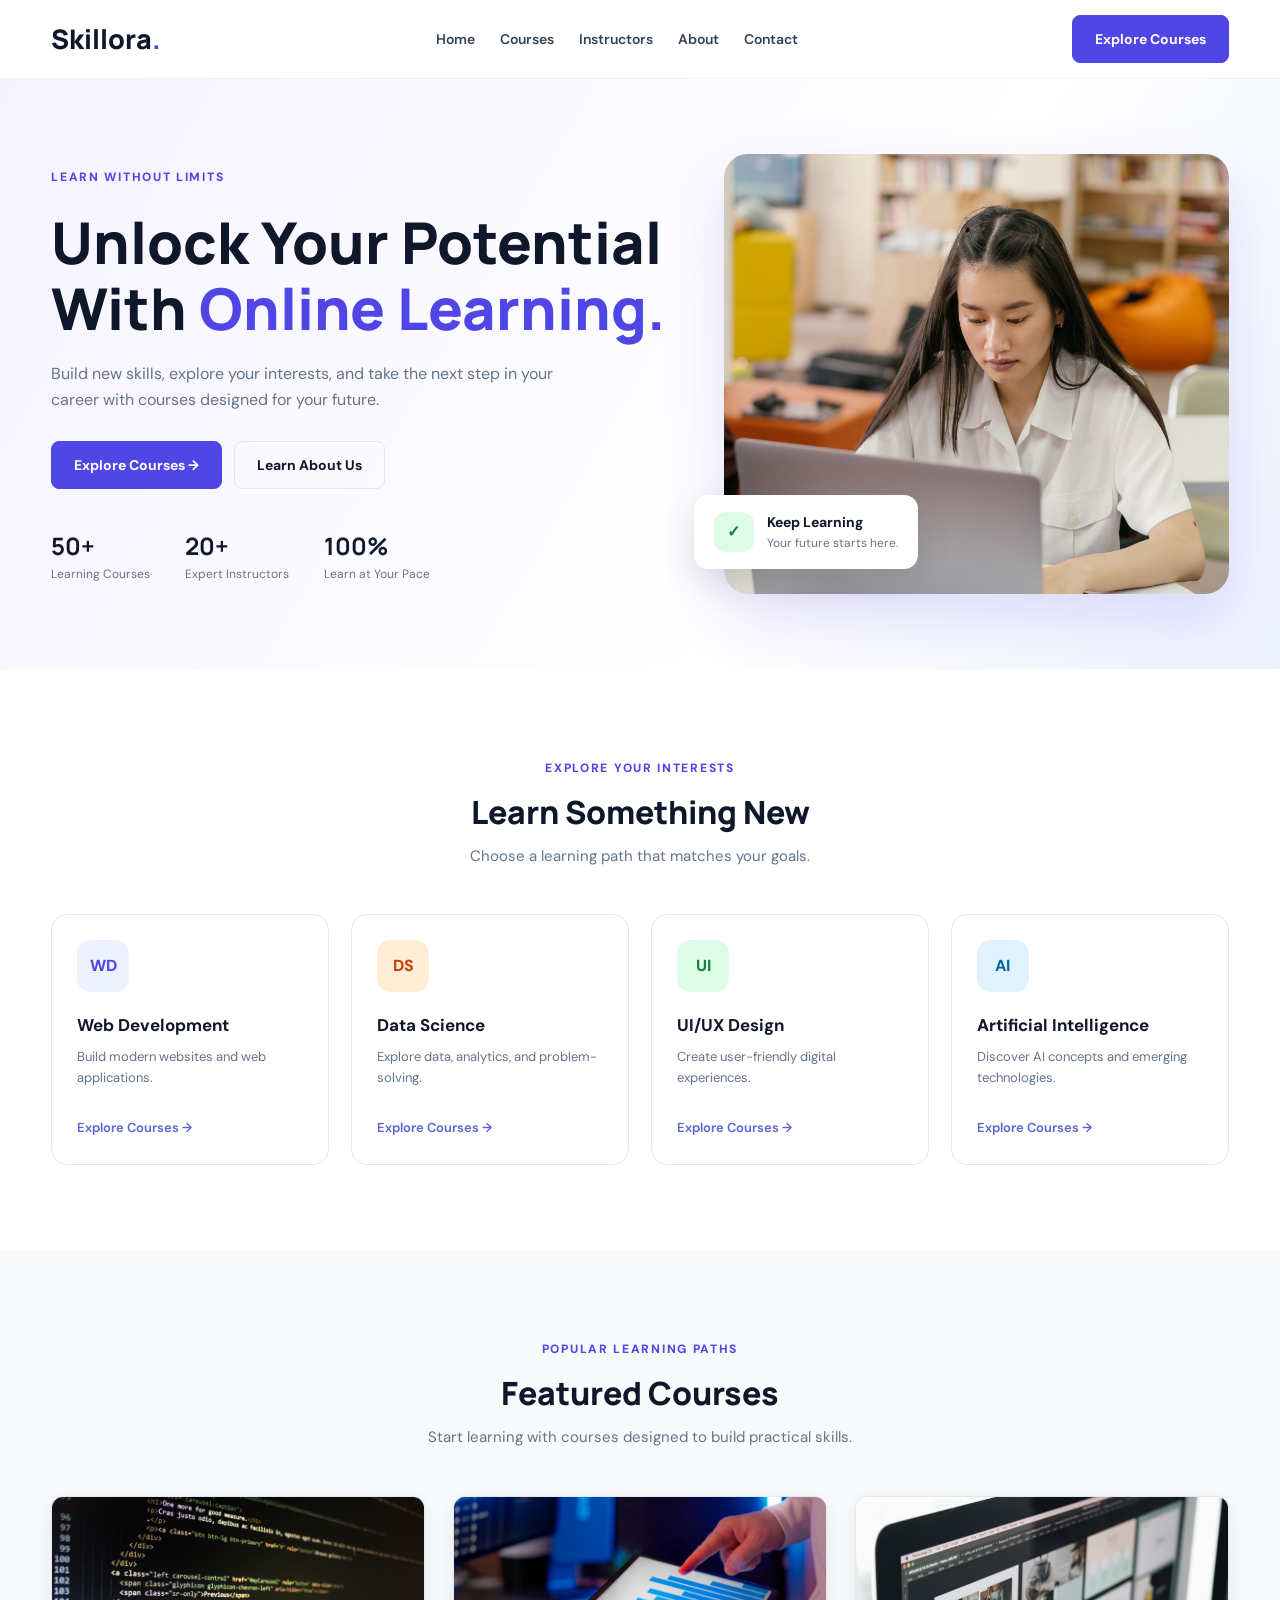
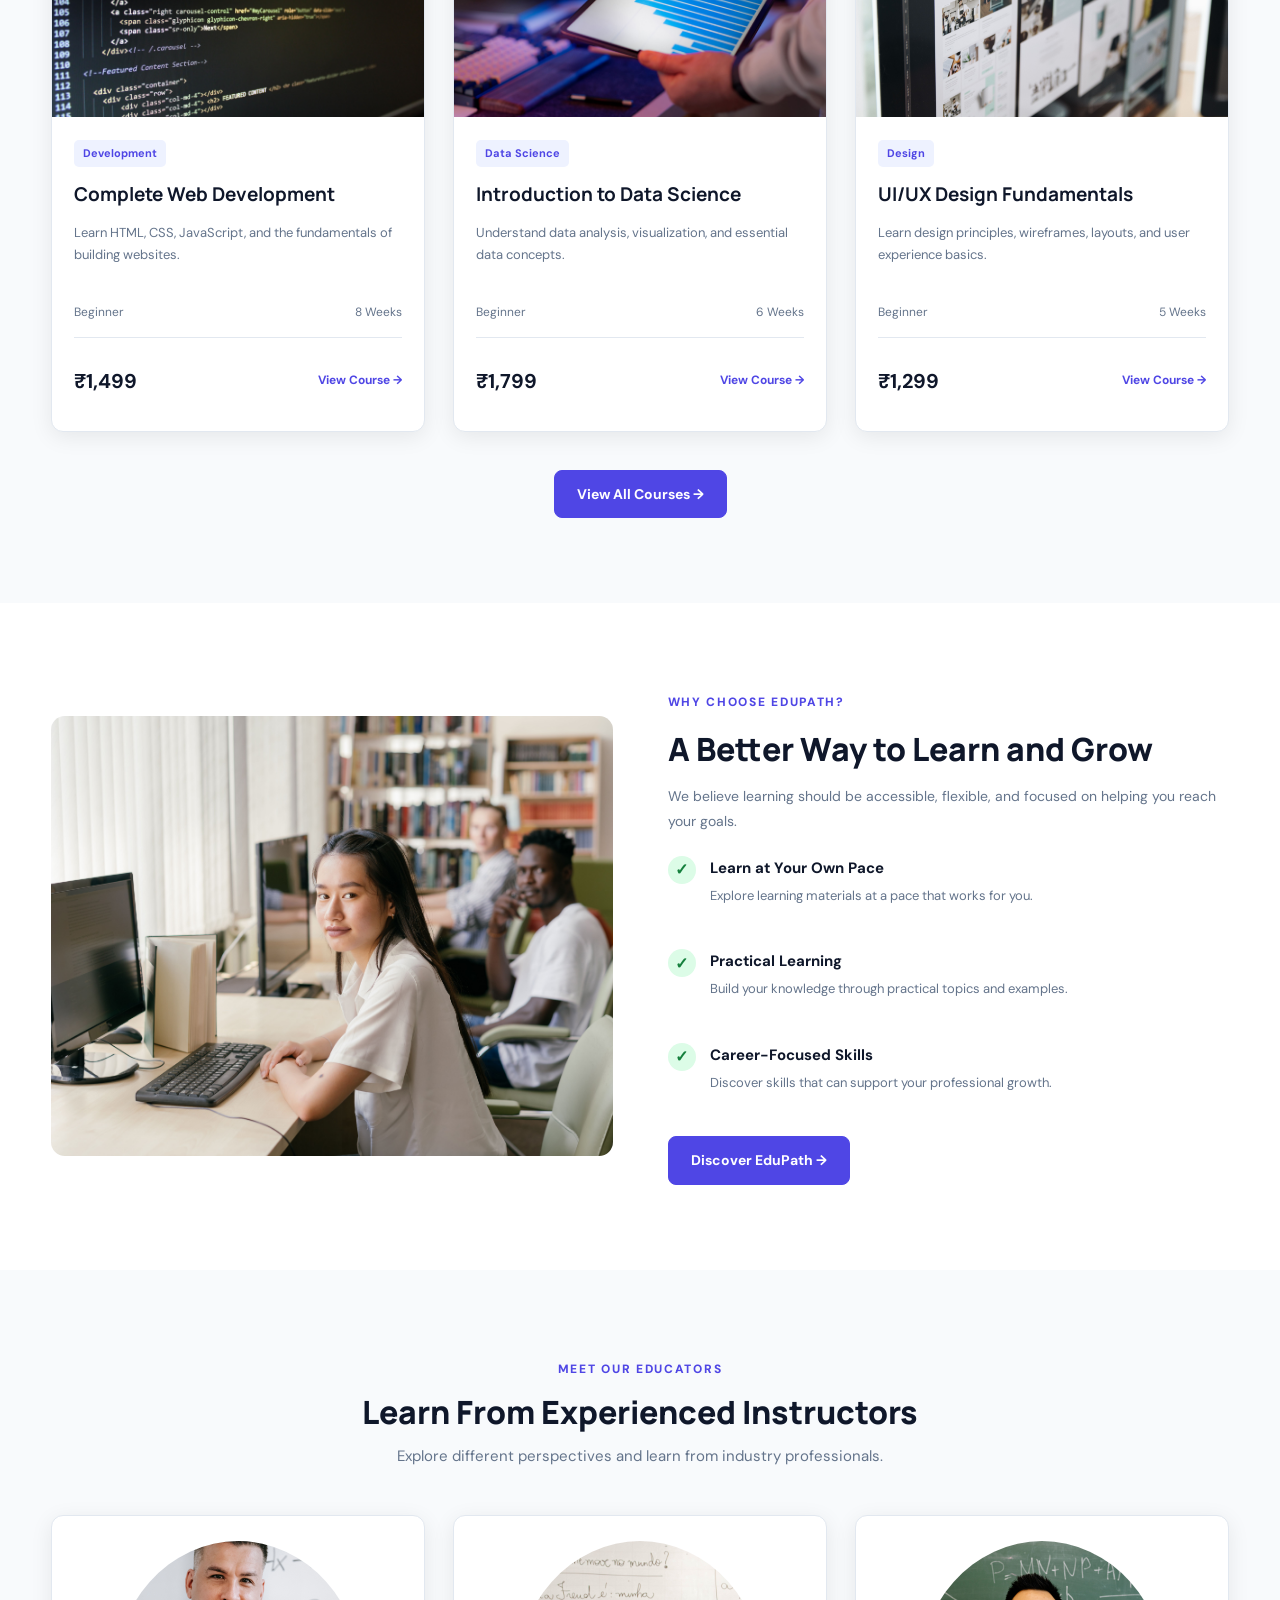
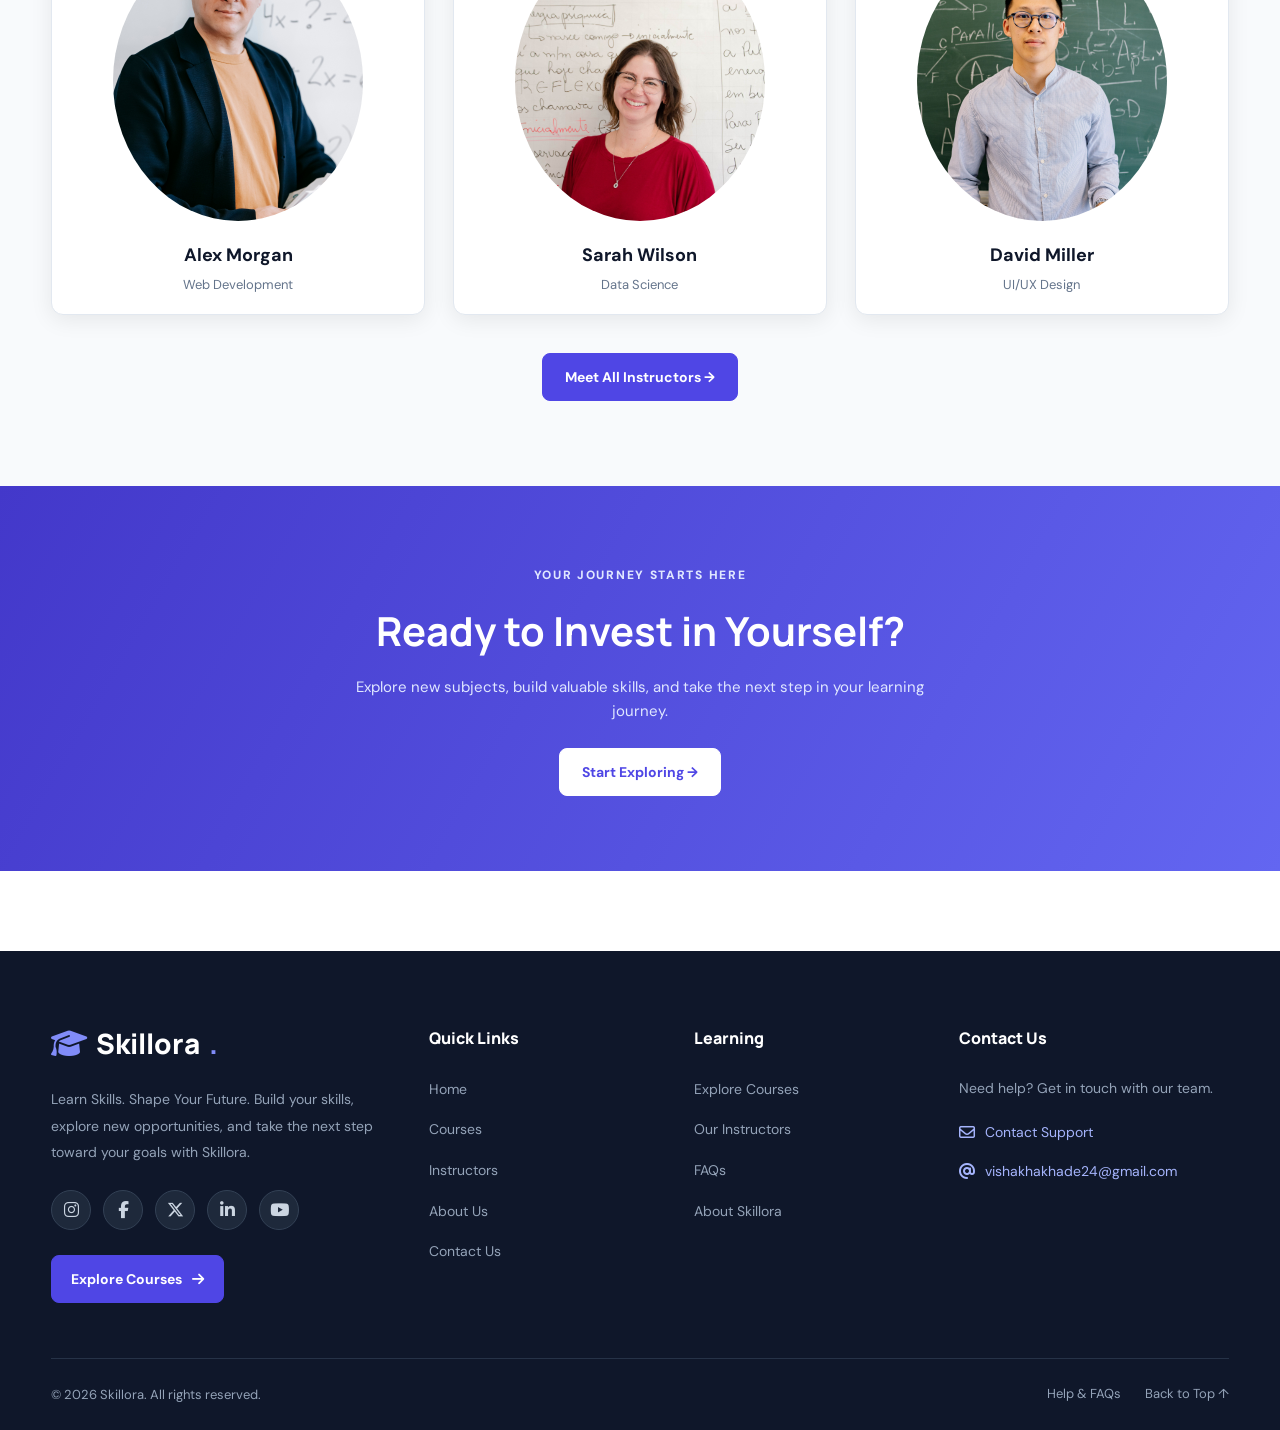
<file: index.html>
<!doctype html>
<html lang="en">
  <head>
    <meta charset="UTF-8" />
    <meta name="viewport" content="width=device-width, initial-scale=1.0" />

    <title>EduPath | Learn Today, Lead Tomorrow</title>

    <link rel="stylesheet" href="./style.css" />
    <link
      rel="stylesheet"
      href="https://cdnjs.cloudflare.com/ajax/libs/font-awesome/6.7.2/css/all.min.css"
    />
  </head>
  <body>
    <!-- Navbar -->

    <header class="navbar">
      <div class="nav-container">
        <a href="../index.html" class="logo"> Skillora<span>.</span> </a>

        <nav>
          <ul class="nav-links">
            <li><a href="../index.html">Home</a></li>

            <li><a href="./pages/courses.html">Courses</a></li>

            <li><a href="./pages/instructors.html">Instructors</a></li>

            <li><a href="./pages/about.html">About</a></li>

            <li><a href="./pages/contact.html">Contact</a></li>
          </ul>
        </nav>

        <a href="./pages/courses.html" class="btn-primary"> Explore Courses </a>
      </div>
    </header>

    <!-- Hero Section -->
    <section class="hero">
      <div class="container hero-content">
        <div class="hero-text">
          <span class="hero-label">LEARN WITHOUT LIMITS</span>

          <h1>
            Unlock Your Potential With
            <span>Online Learning.</span>
          </h1>

          <p>
            Build new skills, explore your interests, and take the next step in
            your career with courses designed for your future.
          </p>

          <div class="hero-buttons">
            <a href="./pages/courses.html" class="btn">Explore Courses →</a>
            <a href="./pages/about.html" class="btn btn-outline"
              >Learn About Us</a
            >
          </div>

          <div class="hero-stats">
            <div>
              <h3>50+</h3>
              <p>Learning Courses</p>
            </div>

            <div>
              <h3>20+</h3>
              <p>Expert Instructors</p>
            </div>

            <div>
              <h3>100%</h3>
              <p>Learn at Your Pace</p>
            </div>
          </div>
        </div>

        <div class="hero-image">
          <img
            src="assets/hero.jpg"
            alt="Student learning online with a laptop"
          />

          <div class="floating-card">
            <span class="floating-icon">✓</span>
            <div>
              <h4>Keep Learning</h4>
              <p>Your future starts here.</p>
            </div>
          </div>
        </div>
      </div>
    </section>

    <!-- Categories -->
    <section class="section">
      <div class="container">
        <div class="section-heading">
          <span class="section-label">EXPLORE YOUR INTERESTS</span>
          <h2>Learn Something New</h2>
          <p>Choose a learning path that matches your goals.</p>
        </div>

        <div class="category-grid">
          <a href="./pages/courses.html" class="category-card">
            <div class="category-icon purple">WD</div>
            <h3>Web Development</h3>
            <p>Build modern websites and web applications.</p>
            <span class="text-link">Explore Courses →</span>
          </a>

          <a href="./pages/courses.html" class="category-card">
            <div class="category-icon orange">DS</div>
            <h3>Data Science</h3>
            <p>Explore data, analytics, and problem-solving.</p>
            <span class="text-link">Explore Courses →</span>
          </a>

          <a href="./pages/courses.html" class="category-card">
            <div class="category-icon green">UI</div>
            <h3>UI/UX Design</h3>
            <p>Create user-friendly digital experiences.</p>
            <span class="text-link">Explore Courses →</span>
          </a>

          <a href="./pages/courses.html" class="category-card">
            <div class="category-icon blue">AI</div>
            <h3>Artificial Intelligence</h3>
            <p>Discover AI concepts and emerging technologies.</p>
            <span class="text-link">Explore Courses →</span>
          </a>
        </div>
      </div>
    </section>

    <!-- Featured Courses -->
    <section class="section light-bg">
      <div class="container">
        <div class="section-heading">
          <span class="section-label">POPULAR LEARNING PATHS</span>
          <h2>Featured Courses</h2>
          <p>Start learning with courses designed to build practical skills.</p>
        </div>

        <div class="course-grid">
          <article class="course-card">
            <img src="assets/webdev.jpg" alt="Web development workspace" />

            <div class="course-content">
              <span class="course-tag">Development</span>

              <h3>Complete Web Development</h3>

              <p>
                Learn HTML, CSS, JavaScript, and the fundamentals of building
                websites.
              </p>

              <div class="course-meta">
                <span>Beginner</span>
                <span>8 Weeks</span>
              </div>

              <div class="course-bottom">
                <h3>₹1,499</h3>
                <a href="./pages/courses.html">View Course →</a>
              </div>
            </div>
          </article>

          <article class="course-card">
            <img
              src="assets/data-science.jpg"
              alt="Data science and analytics"
            />

            <div class="course-content">
              <span class="course-tag">Data Science</span>

              <h3>Introduction to Data Science</h3>

              <p>
                Understand data analysis, visualization, and essential data
                concepts.
              </p>

              <div class="course-meta">
                <span>Beginner</span>
                <span>6 Weeks</span>
              </div>

              <div class="course-bottom">
                <h3>₹1,799</h3>
                <a href="./pages/courses.html">View Course →</a>
              </div>
            </div>
          </article>

          <article class="course-card">
            <img src="assets/ui-ux.jpg" alt="UI UX design on a computer" />

            <div class="course-content">
              <span class="course-tag">Design</span>

              <h3>UI/UX Design Fundamentals</h3>

              <p>
                Learn design principles, wireframes, layouts, and user
                experience basics.
              </p>

              <div class="course-meta">
                <span>Beginner</span>
                <span>5 Weeks</span>
              </div>

              <div class="course-bottom">
                <h3>₹1,299</h3>
                <a href="./pages/courses.html">View Course →</a>
              </div>
            </div>
          </article>
        </div>

        <div class="center-button">
          <a href="./pages/courses.html" class="btn">View All Courses →</a>
        </div>
      </div>
    </section>

    <!-- Why Choose Us -->
    <section class="section">
      <div class="container">
        <div class="about-grid">
          <div class="about-image">
            <img
              src="assets/student-learning.jpg"
              alt="Student studying using a laptop"
            />
          </div>

          <div class="about-content">
            <span class="section-label">WHY CHOOSE EDUPATH?</span>

            <h2>A Better Way to Learn and Grow</h2>

            <p>
              We believe learning should be accessible, flexible, and focused on
              helping you reach your goals.
            </p>

            <div class="benefit">
              <span class="benefit-check">✓</span>
              <div>
                <h3>Learn at Your Own Pace</h3>
                <p>Explore learning materials at a pace that works for you.</p>
              </div>
            </div>

            <div class="benefit">
              <span class="benefit-check">✓</span>
              <div>
                <h3>Practical Learning</h3>
                <p>
                  Build your knowledge through practical topics and examples.
                </p>
              </div>
            </div>

            <div class="benefit">
              <span class="benefit-check">✓</span>
              <div>
                <h3>Career-Focused Skills</h3>
                <p>
                  Discover skills that can support your professional growth.
                </p>
              </div>
            </div>

            <a href="./pages/about.html" class="btn">Discover EduPath →</a>
          </div>
        </div>
      </div>
    </section>

    <!-- Instructors -->
    <section class="section light-bg">
      <div class="container">
        <div class="section-heading">
          <span class="section-label">MEET OUR EDUCATORS</span>
          <h2>Learn From Experienced Instructors</h2>
          <p>
            Explore different perspectives and learn from industry
            professionals.
          </p>
        </div>

        <div class="instructor-grid">
          <div class="instructor-card">
            <img
              src="assets/instructor1.jpg"
              alt="Web development instructor"
            />
            <h3>Alex Morgan</h3>
            <p>Web Development</p>
          </div>

          <div class="instructor-card">
            <img src="assets/instructor2.jpg" alt="Data science instructor" />
            <h3>Sarah Wilson</h3>
            <p>Data Science</p>
          </div>

          <div class="instructor-card">
            <img
              src="assets/instructor3.jpg"
              alt="UI UX design instructor"
              style="margin: 0 auto 20px"
            />
            <h3>David Miller</h3>
            <p>UI/UX Design</p>
          </div>
        </div>

        <div class="center-button">
          <a href="./pages/instructors.html" class="btn"
            >Meet All Instructors →</a
          >
        </div>
      </div>
    </section>

    <!-- CTA -->
    <section class="cta-section">
      <div class="container">
        <span class="section-label">YOUR JOURNEY STARTS HERE</span>

        <h2>Ready to Invest in Yourself?</h2>

        <p>
          Explore new subjects, build valuable skills, and take the next step in
          your learning journey.
        </p>

        <a href="./pages/courses.html" class="btn btn-light">
          Start Exploring →
        </a>
      </div>
    </section>

    <!-- Footer -->
    <footer class="site-footer" id="site-footer">
      <div class="footer-container">
        <!-- Brand and Social Media -->
        <div class="footer-brand">
          <a href="./index.html" class="footer-logo">
            <i class="fa-solid fa-graduation-cap"></i>
            Skillora<span>.</span>
          </a>

          <p class="footer-description">
            Learn Skills. Shape Your Future. Build your skills, explore new
            opportunities, and take the next step toward your goals with
            Skillora.
          </p>

          <div class="footer-socials">
            <a
              href="https://www.instagram.com/"
              target="_blank"
              rel="noopener noreferrer"
              aria-label="Instagram"
            >
              <i class="fa-brands fa-instagram"></i>
            </a>

            <a
              href="https://www.facebook.com/"
              target="_blank"
              rel="noopener noreferrer"
              aria-label="Facebook"
            >
              <i class="fa-brands fa-facebook-f"></i>
            </a>

            <a
              href="https://x.com/"
              target="_blank"
              rel="noopener noreferrer"
              aria-label="X"
            >
              <i class="fa-brands fa-x-twitter"></i>
            </a>

            <a
              href="https://www.linkedin.com/"
              target="_blank"
              rel="noopener noreferrer"
              aria-label="LinkedIn"
            >
              <i class="fa-brands fa-linkedin-in"></i>
            </a>

            <a
              href="https://www.youtube.com/"
              target="_blank"
              rel="noopener noreferrer"
              aria-label="YouTube"
            >
              <i class="fa-brands fa-youtube"></i>
            </a>
          </div>

          <a href="./pages/courses.html" class="footer-cta">
            Explore Courses <i class="fa-solid fa-arrow-right"></i>
          </a>
        </div>

        <!-- Quick Links -->
        <div class="footer-column">
          <h3>Quick Links</h3>

          <ul>
            <li><a href="./index.html">Home</a></li>
            <li><a href="./pages/courses.html">Courses</a></li>
            <li><a href="./pages/instructors.html">Instructors</a></li>
            <li><a href="./pages/about.html">About Us</a></li>
            <li><a href="./pages/contact.html">Contact Us</a></li>
          </ul>
        </div>

        <!-- Learning -->
        <div class="footer-column">
          <h3>Learning</h3>

          <ul>
            <li><a href="./pages/courses.html">Explore Courses</a></li>
            <li><a href="./pages/instructors.html">Our Instructors</a></li>
            <li><a href="./pages/faq.html">FAQs</a></li>
            <li><a href="./pages/about.html">About Skillora</a></li>
          </ul>
        </div>

        <!-- Contact -->
        <div class="footer-column footer-contact">
          <h3>Contact Us</h3>

          <p>Need help? Get in touch with our team.</p>

          <a href="./pages/contact.html" class="footer-contact-link">
            <i class="fa-regular fa-envelope"></i>
            Contact Support
          </a>

          <!-- Replace with your real email -->
          <a href="mailto:vishakhakhade24@gmail.com" class="footer-email">
            <i class="fa-solid fa-at"></i>
            vishakhakhade24@gmail.com
          </a>
        </div>
      </div>

      <!-- Bottom Footer -->
      <div class="footer-bottom">
        <p>&copy; 2026 Skillora. All rights reserved.</p>

        <div class="footer-bottom-links">
          <a href="./pages/faq.html">Help & FAQs</a>
          <a href="#top">Back to Top ↑</a>
        </div>
      </div>
    </footer>
  </body>
</html>
</file>
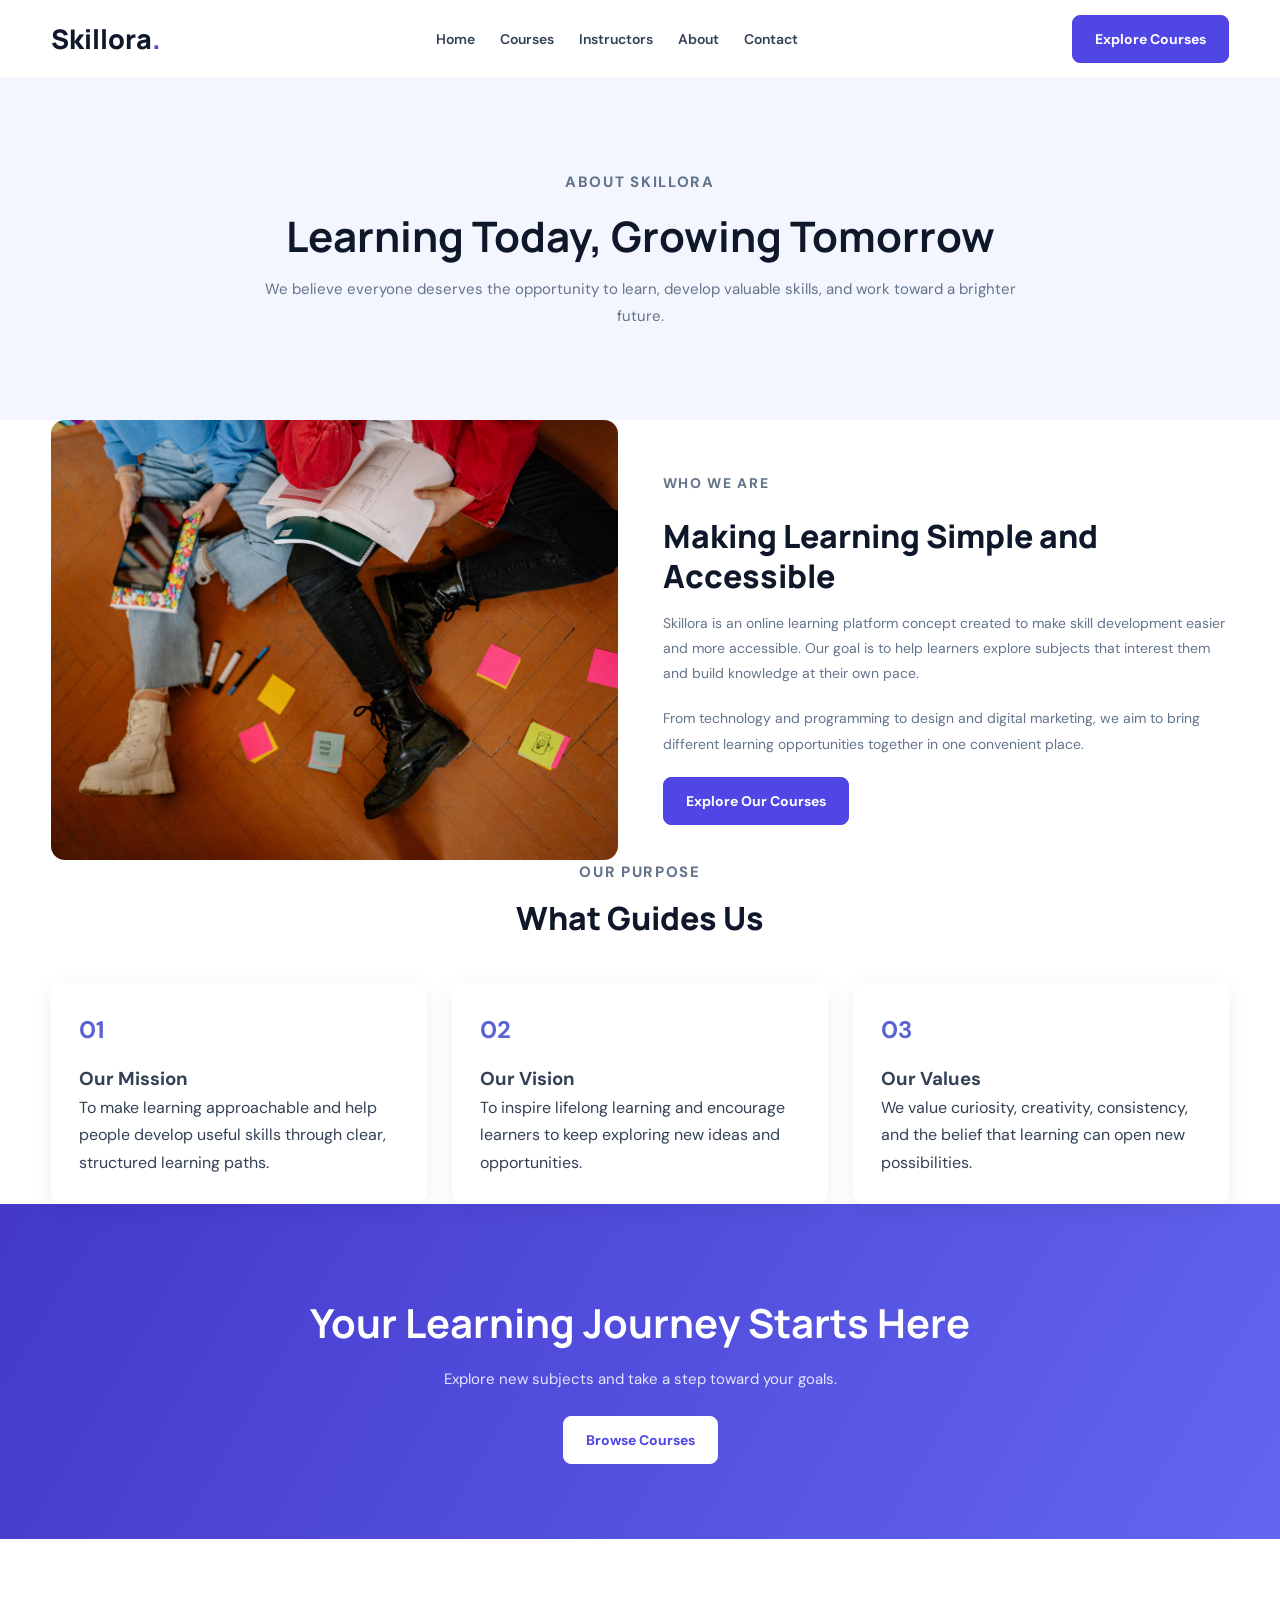
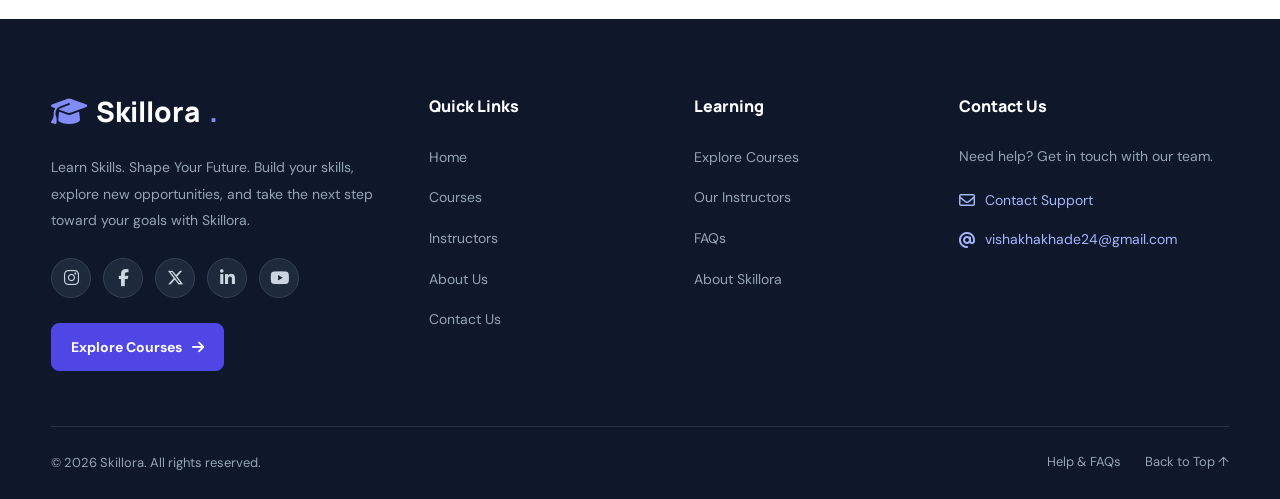
<file: pages/about.html>
<!doctype html>
<html lang="en">
  <head>
    <meta charset="UTF-8" />
    <meta name="viewport" content="width=device-width, initial-scale=1.0" />
    <title>About Us | Skillora</title>
    <link rel="stylesheet" href="../style.css" />
    <link
      rel="stylesheet"
      href="https://cdnjs.cloudflare.com/ajax/libs/font-awesome/6.7.2/css/all.min.css"
    />
  </head>
  <body>
   <header class="navbar">
      <div class="nav-container">
        <a href="../index.html" class="logo"> Skillora<span>.</span> </a>

        <nav>
          <ul class="nav-links">
            <li><a href="../index.html">Home</a> </li>

            <li><a href="./courses.html">Courses</a> </li>

            <li><a href="./instructors.html">Instructors</a></li>

            <li><a href="./about.html">About</a></li>

            <li><a href="./contact.html">Contact</a></li>
          </ul>
        </nav>

        <a href="./courses.html" class="btn-primary"> Explore Courses </a>
      </div>
    </header>
    <!-- Hero -->
    <section class="page-hero">
      <div class="container">
        <p class="section-label">ABOUT SKILLORA</p>
        <h1>Learning Today, Growing Tomorrow</h1>
        <p>
          We believe everyone deserves the opportunity to learn, develop
          valuable skills, and work toward a brighter future.
        </p>
      </div>
    </section>

    <!-- About Content -->
    <section class="about-section section-padding">
      <div class="container about-container">
        <div class="about-image">
          <img src="../assets/studing.jpg" alt="Students learning new skills" />
        </div>

        <div class="about-content">
          <p class="section-label">WHO WE ARE</p>
          <h2>Making Learning Simple and Accessible</h2>

          <p>
            Skillora is an online learning platform concept created to make
            skill development easier and more accessible. Our goal is to help
            learners explore subjects that interest them and build knowledge at
            their own pace.
          </p>

          <p>
            From technology and programming to design and digital marketing, we
            aim to bring different learning opportunities together in one
            convenient place.
          </p>

          <a href="courses.html" class="btn btn-primary">
            Explore Our Courses
          </a>
        </div>
      </div>
    </section>

    <!-- Mission and Vision -->
    <section class="features-section section-padding">
      <div class="container">
        <div class="section-heading">
          <p class="section-label">OUR PURPOSE</p>
          <h2>What Guides Us</h2>
        </div>

        <div class="features-grid">
          <div class="feature-card">
            <div class="feature-icon">01</div>
            <h3>Our Mission</h3>
            <p>
              To make learning approachable and help people develop useful
              skills through clear, structured learning paths.
            </p>
          </div>

          <div class="feature-card">
            <div class="feature-icon">02</div>
            <h3>Our Vision</h3>
            <p>
              To inspire lifelong learning and encourage learners to keep
              exploring new ideas and opportunities.
            </p>
          </div>

          <div class="feature-card">
            <div class="feature-icon">03</div>
            <h3>Our Values</h3>
            <p>
              We value curiosity, creativity, consistency, and the belief that
              learning can open new possibilities.
            </p>
          </div>
        </div>
      </div>
    </section>

    <!-- CTA -->
    <section class="cta-section">
      <div class="container">
        <h2>Your Learning Journey Starts Here</h2>
        <p>Explore new subjects and take a step toward your goals.</p>
        <a href="courses.html" class="btn btn-light">Browse Courses</a>
      </div>
    </section>

    <footer class="site-footer" id="site-footer">
      <div class="footer-container">
        <!-- Brand and Social Media -->
        <div class="footer-brand">
          <a href="../index.html" class="footer-logo">
            <i class="fa-solid fa-graduation-cap"></i>
            Skillora<span>.</span>
          </a>

          <p class="footer-description">
            Learn Skills. Shape Your Future. Build your skills, explore new
            opportunities, and take the next step toward your goals with
            Skillora.
          </p>

          <div class="footer-socials">
            <a
              href="https://www.instagram.com/"
              target="_blank"
              rel="noopener noreferrer"
              aria-label="Instagram"
            >
              <i class="fa-brands fa-instagram"></i>
            </a>

            <a
              href="https://www.facebook.com/"
              target="_blank"
              rel="noopener noreferrer"
              aria-label="Facebook"
            >
              <i class="fa-brands fa-facebook-f"></i>
            </a>

            <a
              href="https://x.com/"
              target="_blank"
              rel="noopener noreferrer"
              aria-label="X"
            >
              <i class="fa-brands fa-x-twitter"></i>
            </a>

            <a
              href="https://www.linkedin.com/"
              target="_blank"
              rel="noopener noreferrer"
              aria-label="LinkedIn"
            >
              <i class="fa-brands fa-linkedin-in"></i>
            </a>

            <a
              href="https://www.youtube.com/"
              target="_blank"
              rel="noopener noreferrer"
              aria-label="YouTube"
            >
              <i class="fa-brands fa-youtube"></i>
            </a>
          </div>

          <a href="courses.html" class="footer-cta">
            Explore Courses <i class="fa-solid fa-arrow-right"></i>
          </a>
        </div>

        <!-- Quick Links -->
        <div class="footer-column">
          <h3>Quick Links</h3>

          <ul>
            <li><a href="../index.html">Home</a></li>
            <li><a href="courses.html">Courses</a></li>
            <li><a href="instructors.html">Instructors</a></li>
            <li><a href="about.html">About Us</a></li>
            <li><a href="contact.html">Contact Us</a></li>
          </ul>
        </div>

        <!-- Learning -->
        <div class="footer-column">
          <h3>Learning</h3>

          <ul>
            <li><a href="./courses.html">Explore Courses</a></li>
            <li><a href="./instructors.html">Our Instructors</a></li>
            <li><a href="./faq.html">FAQs</a></li>
            <li><a href="./about.html">About Skillora</a></li>
          </ul>
        </div>

        <!-- Contact -->
        <div class="footer-column footer-contact">
          <h3>Contact Us</h3>

          <p>Need help? Get in touch with our team.</p>

          <a href="./contact.html" class="footer-contact-link">
            <i class="fa-regular fa-envelope"></i>
            Contact Support
          </a>

          <!-- Replace with your real email -->
          <a href="mailto:vishakhakhade24@gmail.com" class="footer-email">
            <i class="fa-solid fa-at"></i>
            vishakhakhade24@gmail.com
          </a>
        </div>
      </div>

      <!-- Bottom Footer -->
      <div class="footer-bottom">
        <p>&copy; 2026 Skillora. All rights reserved.</p>

        <div class="footer-bottom-links">
          <a href="faq.html">Help & FAQs</a>
          <a href="#top">Back to Top ↑</a>
        </div>
      </div>
    </footer>
  </body>
</html>
</file>
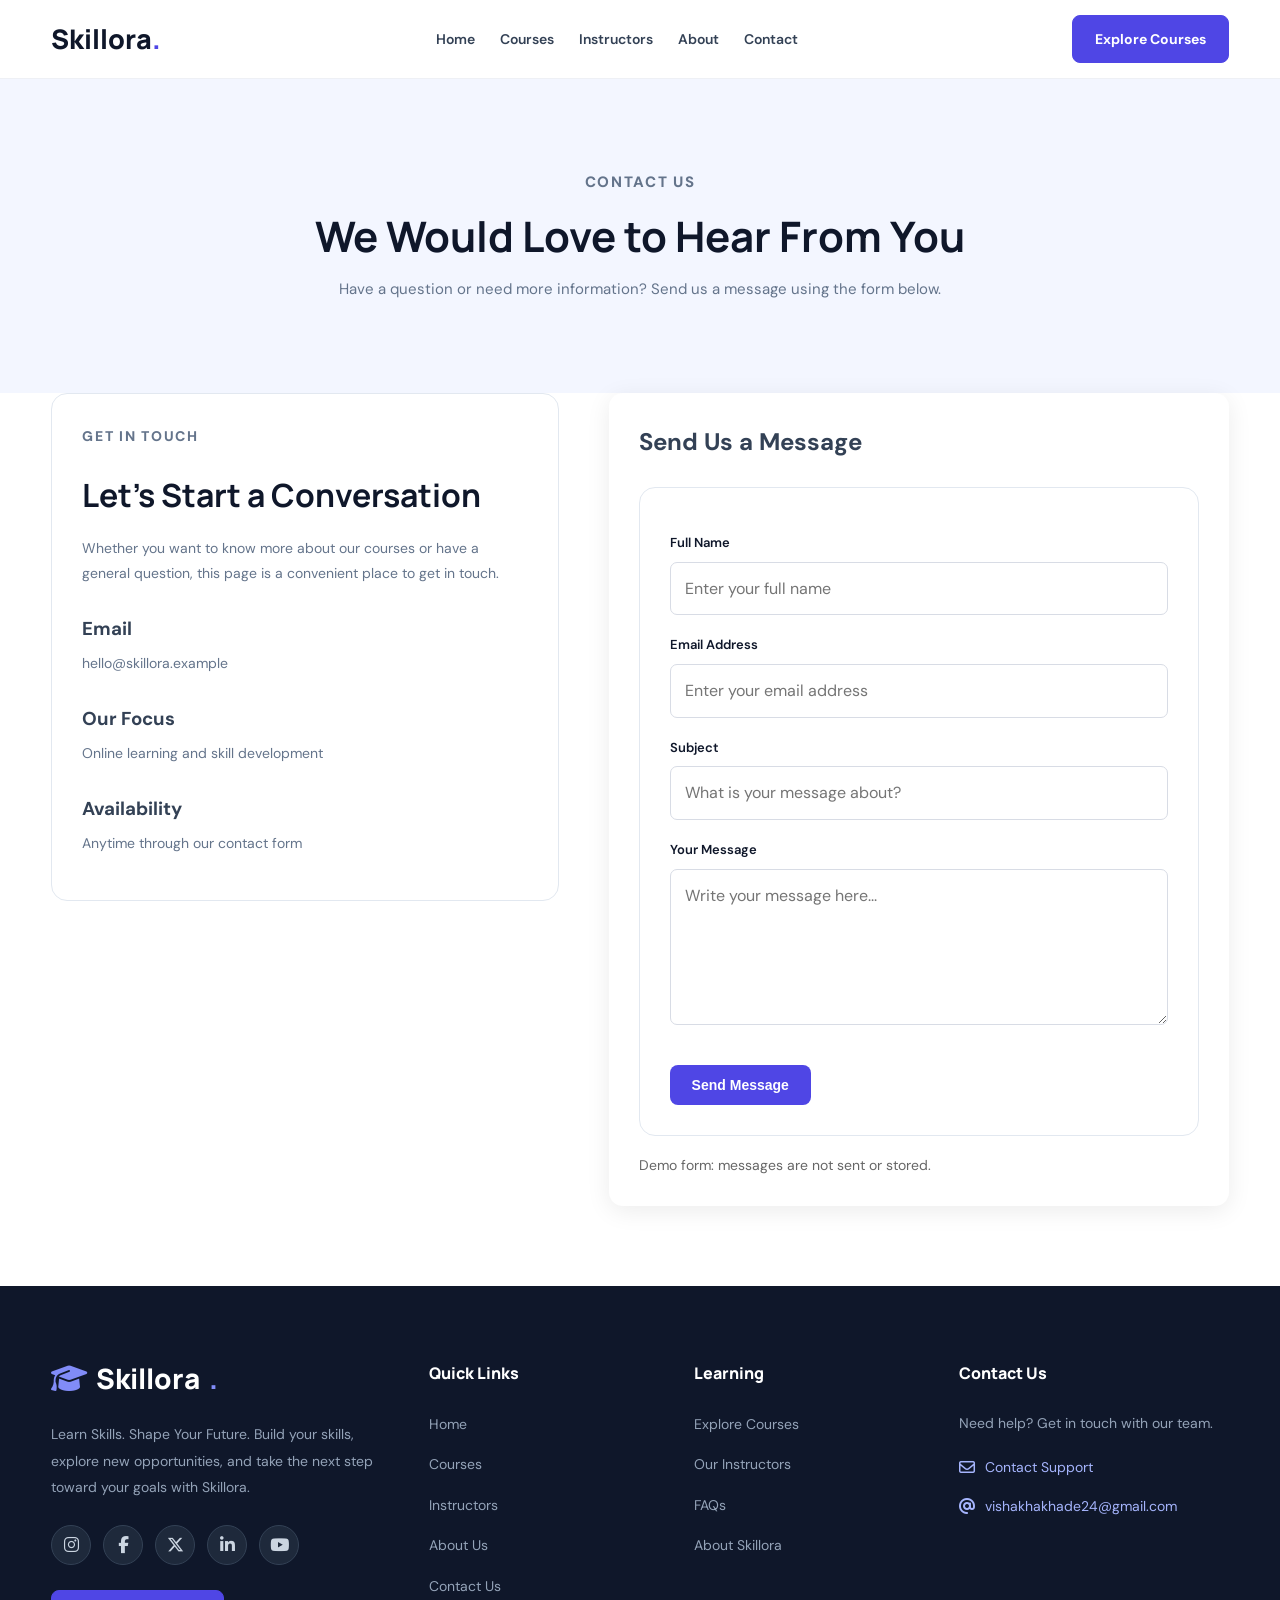
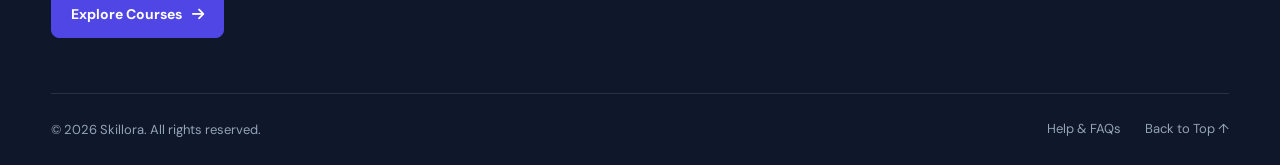
<file: pages/contact.html>
<!doctype html>
<html lang="en">
  <head>
    <meta charset="UTF-8" />
    <meta name="viewport" content="width=device-width, initial-scale=1.0" />
    <title>Contact Us | Skillora</title>
    <link rel="stylesheet" href="../style.css" />
    <link
      rel="stylesheet"
      href="https://cdnjs.cloudflare.com/ajax/libs/font-awesome/6.7.2/css/all.min.css"
    />
  </head>
  <body>
   <header class="navbar">
      <div class="nav-container">
        <a href="../index.html" class="logo"> Skillora<span>.</span> </a>

        <nav>
          <ul class="nav-links">
            <li><a href="../index.html">Home</a> </li>

            <li><a href="./courses.html">Courses</a> </li>

            <li><a href="./instructors.html">Instructors</a></li>

            <li><a href="./about.html">About</a></li>

            <li><a href="./contact.html">Contact</a></li>
          </ul>
        </nav>

        <a href="./courses.html" class="btn-primary"> Explore Courses </a>
      </div>
    </header>

    <!-- Hero -->
    <section class="page-hero">
      <div class="container">
        <p class="section-label">CONTACT US</p>
        <h1>We Would Love to Hear From You</h1>
        <p>
          Have a question or need more information? Send us a message using the
          form below.
        </p>
      </div>
    </section>

    <!-- Contact Section -->
    <section class="contact-section section-padding">
      <div class="container contact-container">
        <div class="contact-info">
          <p class="section-label">GET IN TOUCH</p>
          <h2>Let's Start a Conversation</h2>

          <p>
            Whether you want to know more about our courses or have a general
            question, this page is a convenient place to get in touch.
          </p>

          <div class="contact-detail">
            <h3>Email</h3>
            <p>hello@skillora.example</p>
          </div>

          <div class="contact-detail">
            <h3>Our Focus</h3>
            <p>Online learning and skill development</p>
          </div>

          <div class="contact-detail">
            <h3>Availability</h3>
            <p>Anytime through our contact form</p>
          </div>
        </div>

        <div class="contact-form-wrapper">
          <h2>Send Us a Message</h2>

          <form class="contact-form" action="#" method="post">
            <div class="form-group">
              <label for="name">Full Name</label>
              <input
                type="text"
                id="name"
                name="name"
                placeholder="Enter your full name"
                required
              />
            </div>

            <div class="form-group">
              <label for="email">Email Address</label>
              <input
                type="email"
                id="email"
                name="email"
                placeholder="Enter your email address"
                required
              />
            </div>

            <div class="form-group">
              <label for="subject">Subject</label>
              <input
                type="text"
                id="subject"
                name="subject"
                placeholder="What is your message about?"
                required
              />
            </div>

            <div class="form-group">
              <label for="message">Your Message</label>
              <textarea
                id="message"
                name="message"
                rows="5"
                placeholder="Write your message here..."
                required
              ></textarea>
            </div>

            <button type="submit" class="btn btn-primary">Send Message</button>
          </form>

          <p class="form-note">Demo form: messages are not sent or stored.</p>
        </div>
      </div>
    </section>

    <!-- Footer -->

    <footer class="site-footer" id="site-footer">
      <div class="footer-container">
        <!-- Brand and Social Media -->
        <div class="footer-brand">
          <a href="../index.html" class="footer-logo">
            <i class="fa-solid fa-graduation-cap"></i>
            Skillora<span>.</span>
          </a>

          <p class="footer-description">
            Learn Skills. Shape Your Future. Build your skills, explore new
            opportunities, and take the next step toward your goals with
            Skillora.
          </p>

          <div class="footer-socials">
            <a
              href="https://www.instagram.com/"
              target="_blank"
              rel="noopener noreferrer"
              aria-label="Instagram"
            >
              <i class="fa-brands fa-instagram"></i>
            </a>

            <a
              href="https://www.facebook.com/"
              target="_blank"
              rel="noopener noreferrer"
              aria-label="Facebook"
            >
              <i class="fa-brands fa-facebook-f"></i>
            </a>

            <a
              href="https://x.com/"
              target="_blank"
              rel="noopener noreferrer"
              aria-label="X"
            >
              <i class="fa-brands fa-x-twitter"></i>
            </a>

            <a
              href="https://www.linkedin.com/"
              target="_blank"
              rel="noopener noreferrer"
              aria-label="LinkedIn"
            >
              <i class="fa-brands fa-linkedin-in"></i>
            </a>

            <a
              href="https://www.youtube.com/"
              target="_blank"
              rel="noopener noreferrer"
              aria-label="YouTube"
            >
              <i class="fa-brands fa-youtube"></i>
            </a>
          </div>

          <a href="courses.html" class="footer-cta">
            Explore Courses <i class="fa-solid fa-arrow-right"></i>
          </a>
        </div>

        <!-- Quick Links -->
        <div class="footer-column">
          <h3>Quick Links</h3>

          <ul>
            <li><a href="../index.html">Home</a></li>
            <li><a href="courses.html">Courses</a></li>
            <li><a href="instructors.html">Instructors</a></li>
            <li><a href="about.html">About Us</a></li>
            <li><a href="contact.html">Contact Us</a></li>
          </ul>
        </div>

        <!-- Learning -->
        <div class="footer-column">
          <h3>Learning</h3>

          <ul>
            <li><a href="./courses.html">Explore Courses</a></li>
            <li><a href="./instructors.html">Our Instructors</a></li>
            <li><a href="./faq.html">FAQs</a></li>
            <li><a href="./about.html">About Skillora</a></li>
          </ul>
        </div>

        <!-- Contact -->
        <div class="footer-column footer-contact">
          <h3>Contact Us</h3>

          <p>Need help? Get in touch with our team.</p>

          <a href="./contact.html" class="footer-contact-link">
            <i class="fa-regular fa-envelope"></i>
            Contact Support
          </a>

          <!-- Replace with your real email -->
          <a href="mailto:vishakhakhade24@gmail.com" class="footer-email">
            <i class="fa-solid fa-at"></i>
            vishakhakhade24@gmail.com
          </a>
        </div>
      </div>

      <!-- Bottom Footer -->
      <div class="footer-bottom">
        <p>&copy; 2026 Skillora. All rights reserved.</p>

        <div class="footer-bottom-links">
          <a href="faq.html">Help & FAQs</a>
          <a href="#top">Back to Top ↑</a>
        </div>
      </div>
    </footer>
  </body>
</html>
</file>
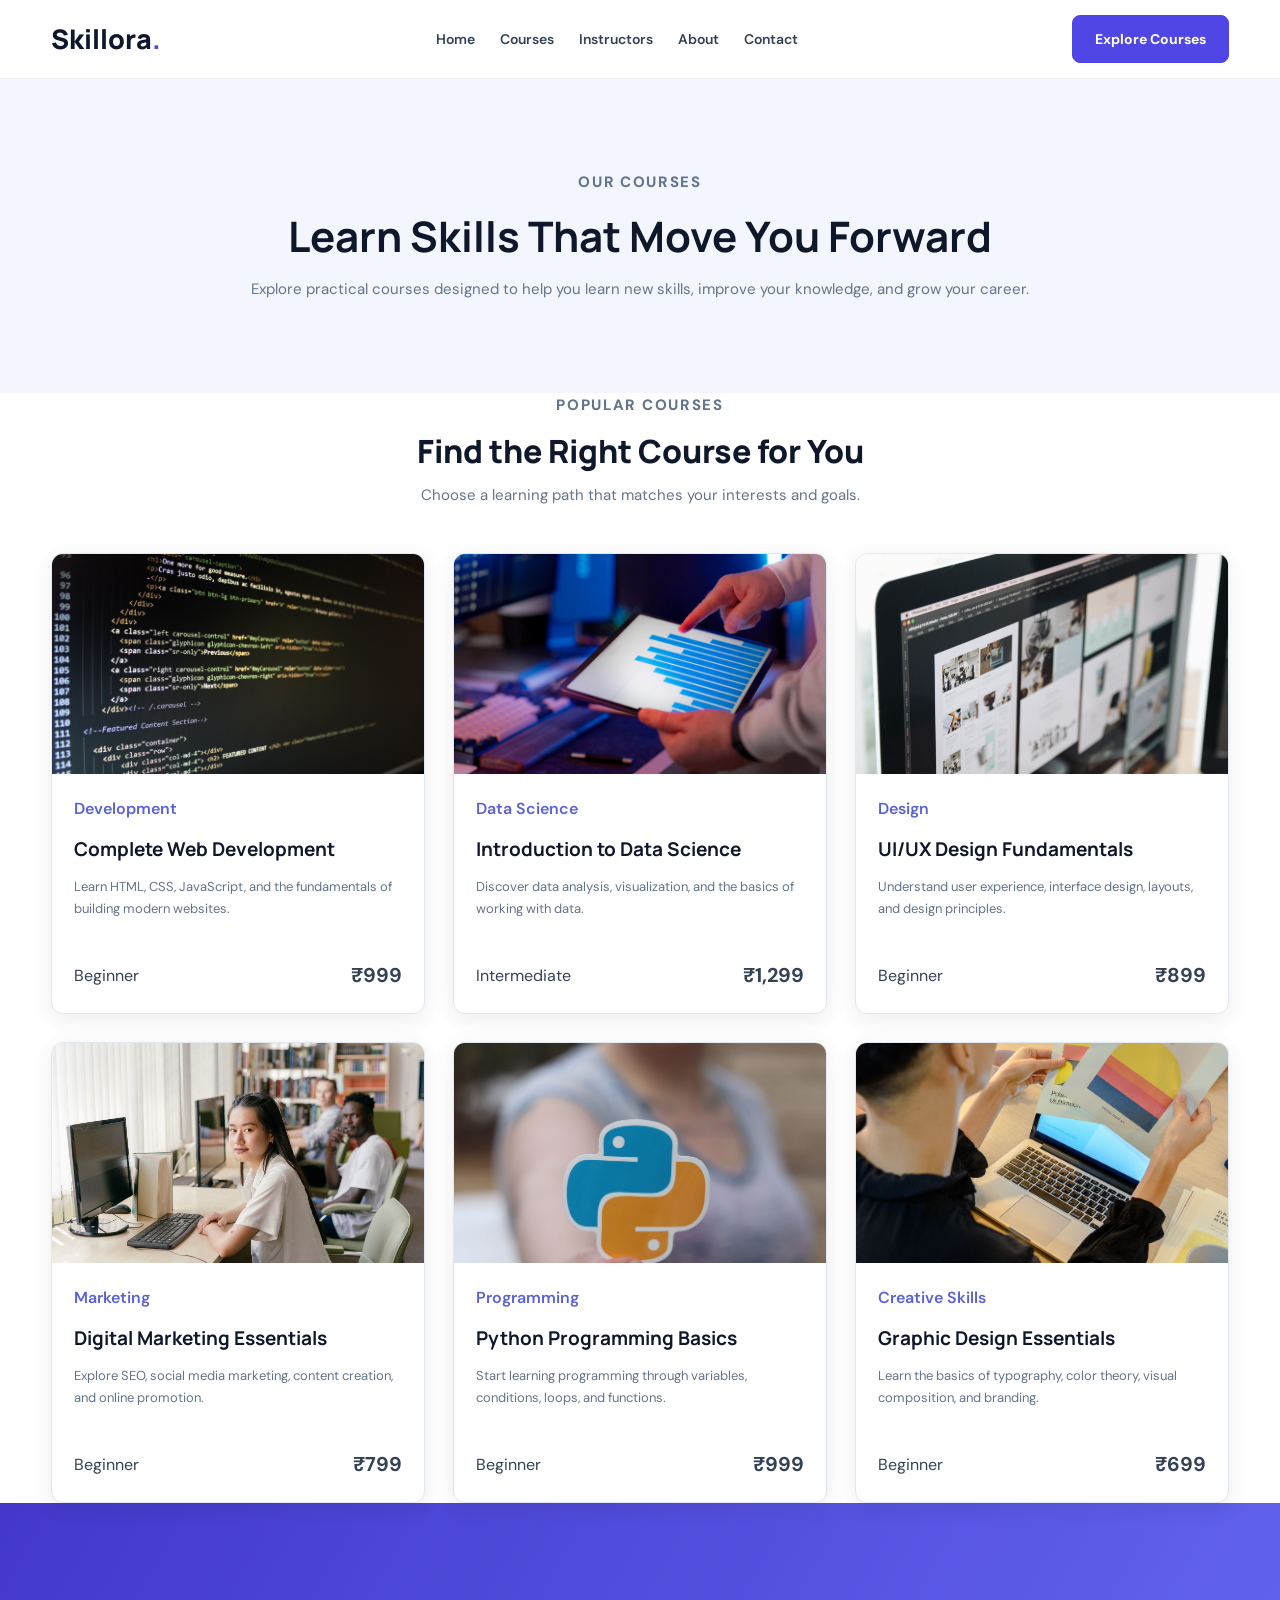
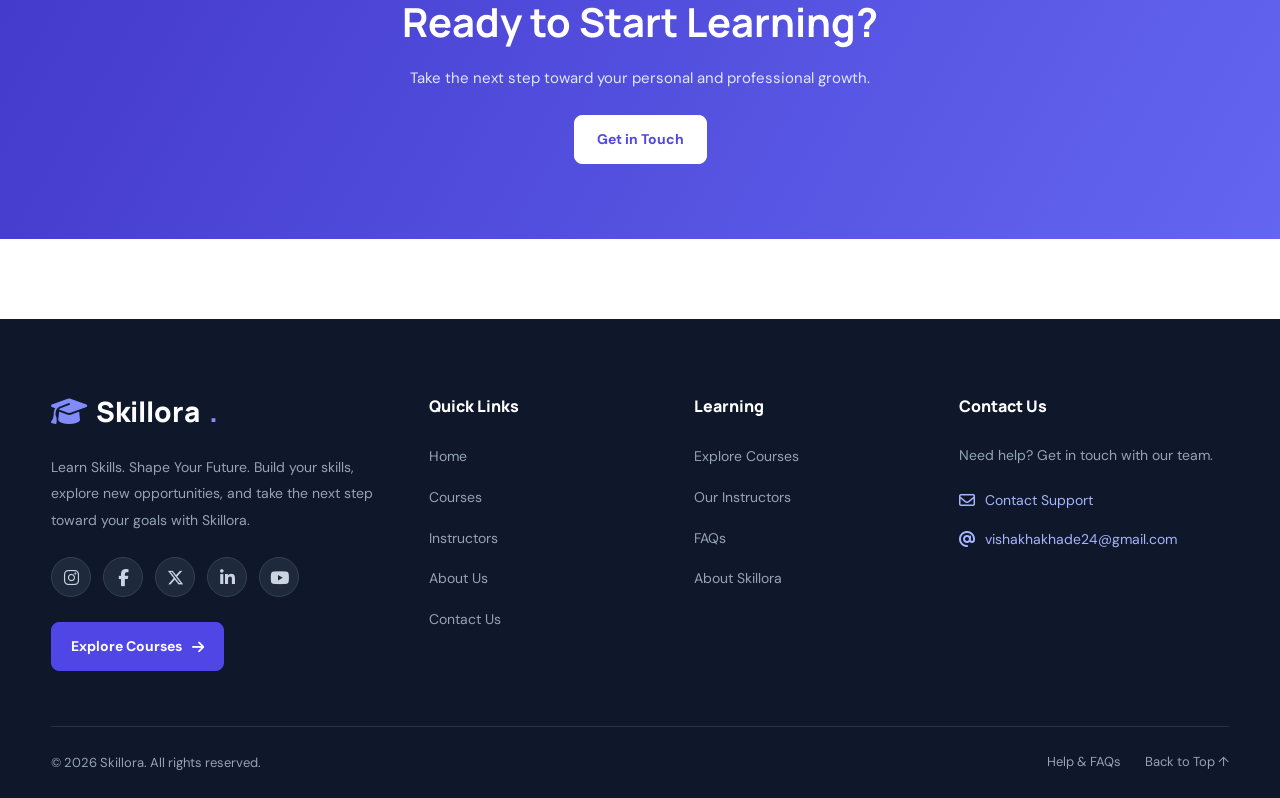
<file: pages/courses.html>
<!doctype html>
<html lang="en">
  <head>
    <meta charset="UTF-8" />
    <meta name="viewport" content="width=device-width, initial-scale=1.0" />
    <title>Courses | Skillora</title>
    <link rel="stylesheet" href="../style.css" />
    <link
      rel="stylesheet"
      href="https://cdnjs.cloudflare.com/ajax/libs/font-awesome/6.7.2/css/all.min.css"
    />
  </head>
  <body>
    <!-- Navbar -->
    <header class="navbar">
      <div class="nav-container">
        <a href="../index.html" class="logo"> Skillora<span>.</span> </a>

        <nav>
          <ul class="nav-links">
            <li><a href="../index.html">Home</a> </li>

            <li><a href="./courses.html">Courses</a> </li>

            <li><a href="./instructors.html">Instructors</a></li>

            <li><a href="./about.html">About</a></li>

            <li><a href="./contact.html">Contact</a></li>
          </ul>
        </nav>

        <a href="./courses.html" class="btn-primary"> Explore Courses </a>
      </div>
    </header>
    <!-- Page Hero -->
    <section class="page-hero">
      <div class="container">
        <p class="section-label">OUR COURSES</p>
        <h1>Learn Skills That Move You Forward</h1>
        <p>
          Explore practical courses designed to help you learn new skills,
          improve your knowledge, and grow your career.
        </p>
      </div>
    </section>

    <!-- Courses -->
    <section class="courses-section section-padding">
      <div class="container">
        <div class="section-heading">
          <p class="section-label">POPULAR COURSES</p>
          <h2>Find the Right Course for You</h2>
          <p>Choose a learning path that matches your interests and goals.</p>
        </div>

        <div class="course-grid">
          <div class="course-card">
            <img src="../assets/webdev.jpg" alt="Web development course" />

            <div class="course-content">
              <span class="course-category">Development</span>
              <h3>Complete Web Development</h3>
              <p>
                Learn HTML, CSS, JavaScript, and the fundamentals of building
                modern websites.
              </p>
              <div class="course-footer">
                <span>Beginner</span>
                <span class="course-price">₹999</span>
              </div>
            </div>
          </div>

          <div class="course-card">
            <img src="../assets/data-science.jpg" alt="Data science course" />

            <div class="course-content">
              <span class="course-category">Data Science</span>
              <h3>Introduction to Data Science</h3>
              <p>
                Discover data analysis, visualization, and the basics of working
                with data.
              </p>
              <div class="course-footer">
                <span>Intermediate</span>
                <span class="course-price">₹1,299</span>
              </div>
            </div>
          </div>

          <div class="course-card">
            <img src="../assets/ui-ux.jpg" alt="UI and UX design course" />

            <div class="course-content">
              <span class="course-category">Design</span>
              <h3>UI/UX Design Fundamentals</h3>
              <p>
                Understand user experience, interface design, layouts, and
                design principles.
              </p>
              <div class="course-footer">
                <span>Beginner</span>
                <span class="course-price">₹899</span>
              </div>
            </div>
          </div>

          <div class="course-card">
            <img
              src="../assets/student-learning.jpg"
              alt="Digital marketing course"
            />

            <div class="course-content">
              <span class="course-category">Marketing</span>
              <h3>Digital Marketing Essentials</h3>
              <p>
                Explore SEO, social media marketing, content creation, and
                online promotion.
              </p>
              <div class="course-footer">
                <span>Beginner</span>
                <span class="course-price">₹799</span>
              </div>
            </div>
          </div>

          <div class="course-card">
            <img src="../assets/pyhton.jpg" alt="Python programming course" />

            <div class="course-content">
              <span class="course-category">Programming</span>
              <h3>Python Programming Basics</h3>
              <p>
                Start learning programming through variables, conditions, loops,
                and functions.
              </p>
              <div class="course-footer">
                <span>Beginner</span>
                <span class="course-price">₹999</span>
              </div>
            </div>
          </div>

          <div class="course-card">
            <img src="../assets/graphic.jpg" alt="Graphic design course" />

            <div class="course-content">
              <span class="course-category">Creative Skills</span>
              <h3>Graphic Design Essentials</h3>
              <p>
                Learn the basics of typography, color theory, visual
                composition, and branding.
              </p>
              <div class="course-footer">
                <span>Beginner</span>
                <span class="course-price">₹699</span>
              </div>
            </div>
          </div>
        </div>
      </div>
    </section>

    <!-- CTA -->
    <section class="cta-section">
      <div class="container">
        <h2>Ready to Start Learning?</h2>
        <p>Take the next step toward your personal and professional growth.</p>
        <a href="contact.html" class="btn btn-light">Get in Touch</a>
      </div>
    </section>

    <footer class="site-footer" id="site-footer">
      <div class="footer-container">
        <!-- Brand and Social Media -->
        <div class="footer-brand">
          <a href="../index.html" class="footer-logo">
            <i class="fa-solid fa-graduation-cap"></i>
            Skillora<span>.</span>
          </a>

          <p class="footer-description">
            Learn Skills. Shape Your Future. Build your skills, explore new
            opportunities, and take the next step toward your goals with
            Skillora.
          </p>

          <div class="footer-socials">
            <a
              href="https://www.instagram.com/"
              target="_blank"
              rel="noopener noreferrer"
              aria-label="Instagram"
            >
              <i class="fa-brands fa-instagram"></i>
            </a>

            <a
              href="https://www.facebook.com/"
              target="_blank"
              rel="noopener noreferrer"
              aria-label="Facebook"
            >
              <i class="fa-brands fa-facebook-f"></i>
            </a>

            <a
              href="https://x.com/"
              target="_blank"
              rel="noopener noreferrer"
              aria-label="X"
            >
              <i class="fa-brands fa-x-twitter"></i>
            </a>

            <a
              href="https://www.linkedin.com/"
              target="_blank"
              rel="noopener noreferrer"
              aria-label="LinkedIn"
            >
              <i class="fa-brands fa-linkedin-in"></i>
            </a>

            <a
              href="https://www.youtube.com/"
              target="_blank"
              rel="noopener noreferrer"
              aria-label="YouTube"
            >
              <i class="fa-brands fa-youtube"></i>
            </a>
          </div>

          <a href="courses.html" class="footer-cta">
            Explore Courses <i class="fa-solid fa-arrow-right"></i>
          </a>
        </div>

        <!-- Quick Links -->
        <div class="footer-column">
          <h3>Quick Links</h3>

          <ul>
            <li><a href="../index.html">Home</a></li>
            <li><a href="courses.html">Courses</a></li>
            <li><a href="instructors.html">Instructors</a></li>
            <li><a href="about.html">About Us</a></li>
            <li><a href="contact.html">Contact Us</a></li>
          </ul>
        </div>

        <!-- Learning -->
        <div class="footer-column">
          <h3>Learning</h3>

          <ul>
            <li><a href="./courses.html">Explore Courses</a></li>
            <li><a href="./instructors.html">Our Instructors</a></li>
            <li><a href="./faq.html">FAQs</a></li>
            <li><a href="./about.html">About Skillora</a></li>
          </ul>
        </div>

        <!-- Contact -->
        <div class="footer-column footer-contact">
          <h3>Contact Us</h3>

          <p>Need help? Get in touch with our team.</p>

          <a href="./contact.html" class="footer-contact-link">
            <i class="fa-regular fa-envelope"></i>
            Contact Support
          </a>

          <!-- Replace with your real email -->
          <a href="mailto:vishakhakhade24@gmail.com" class="footer-email">
            <i class="fa-solid fa-at"></i>
            vishakhakhade24@gmail.com
          </a>
        </div>
      </div>

      <!-- Bottom Footer -->
      <div class="footer-bottom">
        <p>&copy; 2026 Skillora. All rights reserved.</p>

        <div class="footer-bottom-links">
          <a href="faq.html">Help & FAQs</a>
          <a href="#top">Back to Top ↑</a>
        </div>
      </div>
    </footer>
  </body>
</html>
</file>
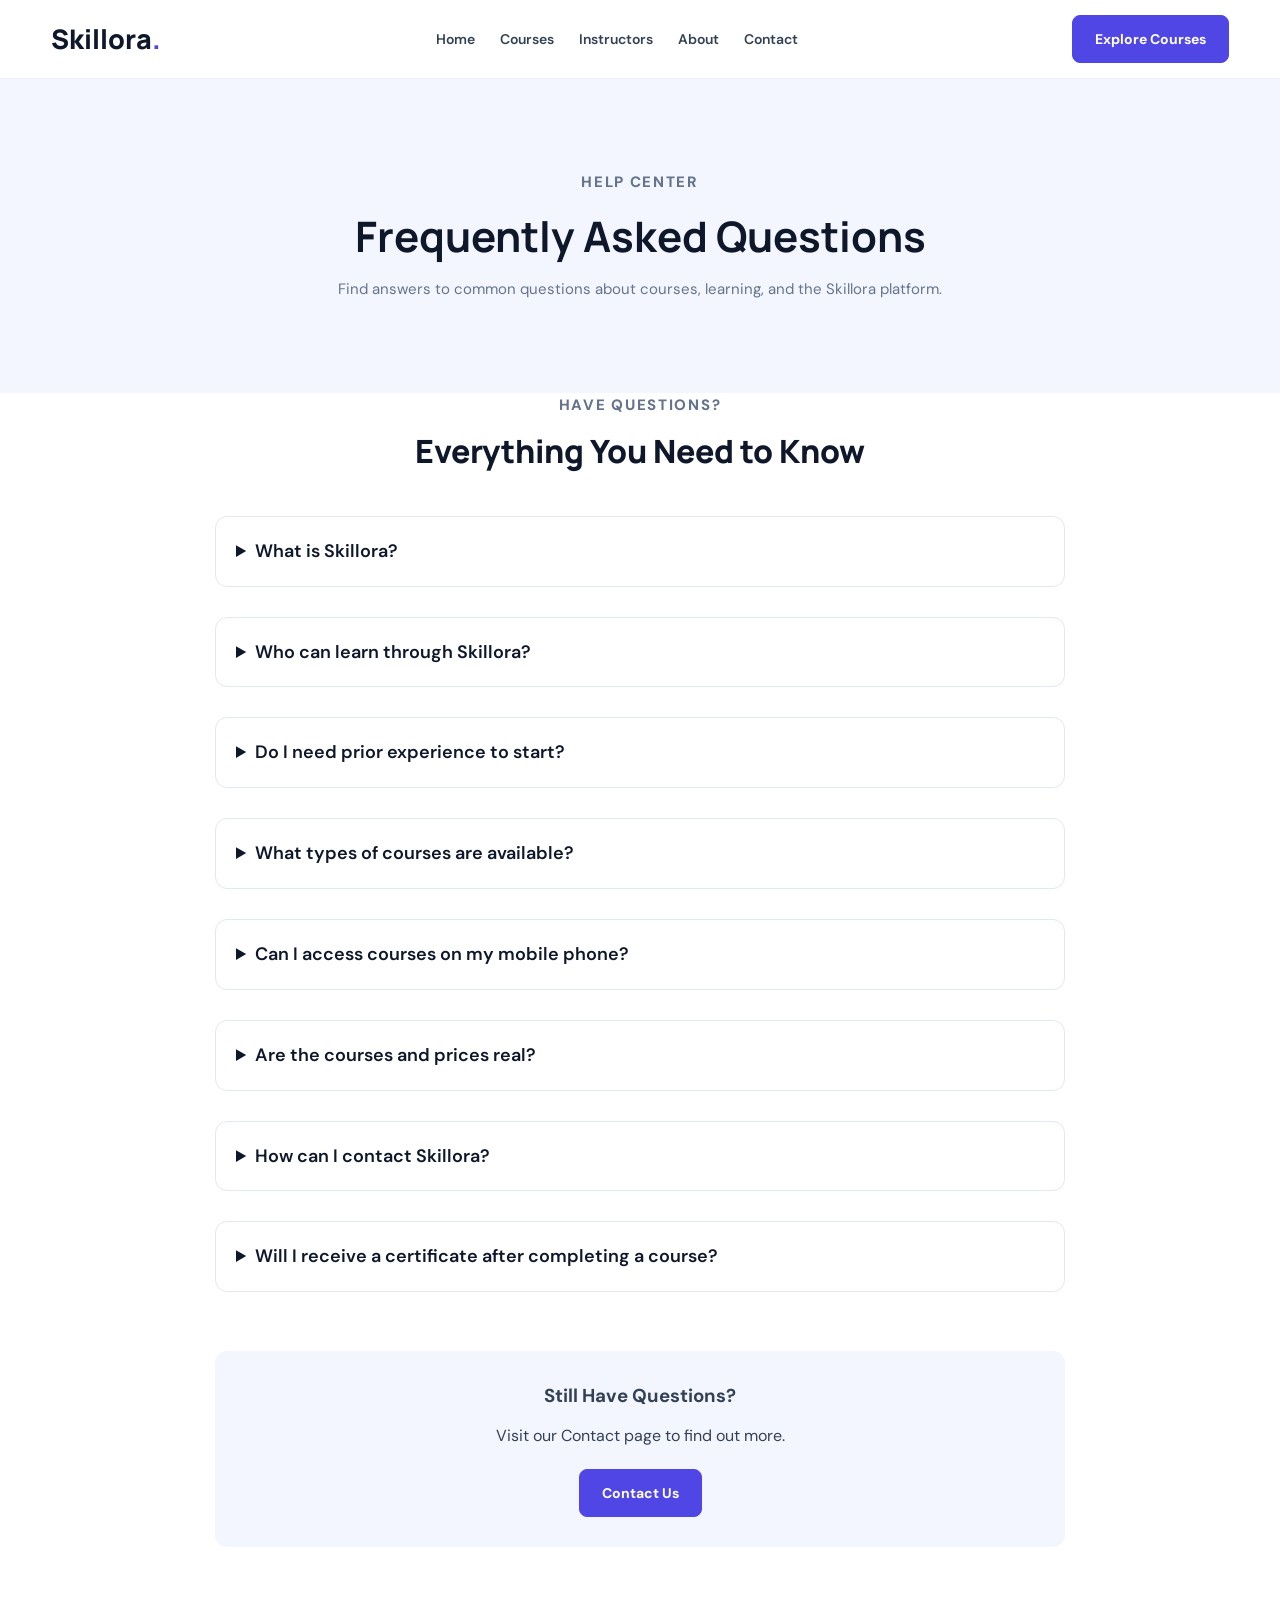
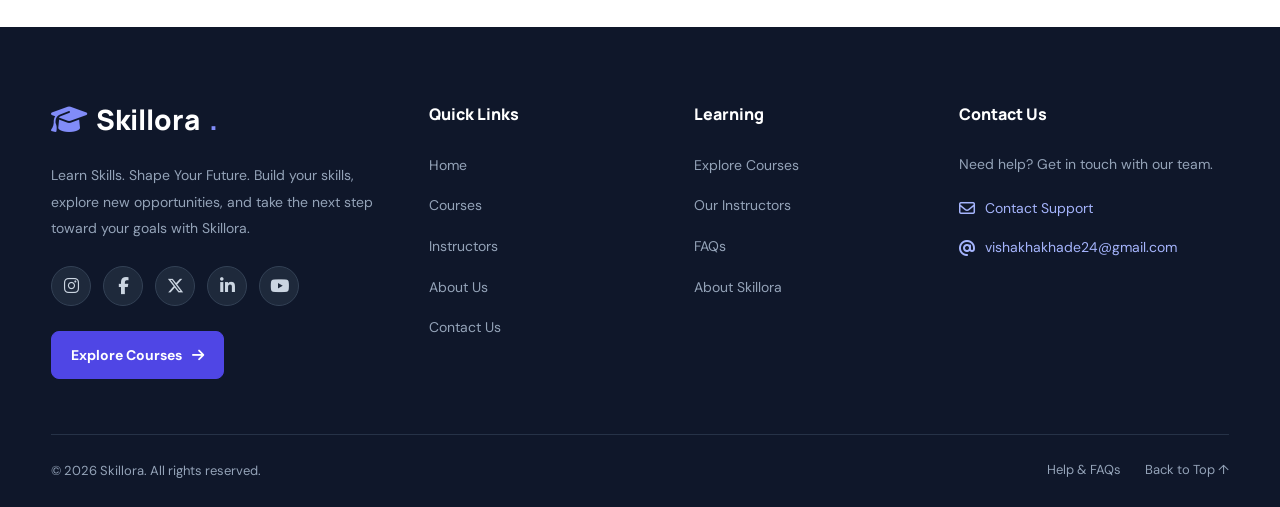
<file: pages/faq.html>
<!doctype html>
<html lang="en">
  <head>
    <meta charset="UTF-8" />
    <meta name="viewport" content="width=device-width, initial-scale=1.0" />
    <title>FAQs | Skillora</title>
    <link rel="stylesheet" href="../style.css" />
    <link
      rel="stylesheet"
      href="https://cdnjs.cloudflare.com/ajax/libs/font-awesome/6.7.2/css/all.min.css"
    />
  </head>
  <body>
    <!-- Navbar -->

    <header class="navbar">
      <div class="nav-container">
        <a href="../index.html" class="logo"> Skillora<span>.</span> </a>

        <nav>
          <ul class="nav-links">
            <li><a href="../index.html">Home</a> </li>

            <li><a href="./courses.html">Courses</a> </li>

            <li><a href="./instructors.html">Instructors</a></li>

            <li><a href="./about.html">About</a></li>

            <li><a href="./contact.html">Contact</a></li>
          </ul>
        </nav>

        <a href="./courses.html" class="btn-primary"> Explore Courses </a>
      </div>
    </header>
    
    <!-- Hero -->
    <section class="page-hero">
      <div class="container">
        <p class="section-label">HELP CENTER</p>
        <h1>Frequently Asked Questions</h1>
        <p>
          Find answers to common questions about courses, learning, and the
          Skillora platform.
        </p>
      </div>
    </section>

    <!-- FAQ Section -->
    <section class="faq-section section-padding">
      <div class="container faq-container">
        <div class="section-heading">
          <p class="section-label">HAVE QUESTIONS?</p>
          <h2>Everything You Need to Know</h2>
        </div>

        <div class="faq-list">
          <details class="faq-item">
            <summary>What is Skillora?</summary>
            <p>
              Skillora is an online learning platform concept where learners can
              explore courses in areas such as programming, web development,
              design, and marketing.
            </p>
          </details>

          <details class="faq-item">
            <summary>Who can learn through Skillora?</summary>
            <p>
              The sample courses are designed for learners with different
              interests and skill levels, including beginners who want to
              explore a new subject.
            </p>
          </details>

          <details class="faq-item">
            <summary>Do I need prior experience to start?</summary>
            <p>
              Not necessarily. Courses marked as beginner-friendly are intended
              as starting points for people who are new to a subject.
            </p>
          </details>

          <details class="faq-item">
            <summary>What types of courses are available?</summary>
            <p>
              The sample course catalog includes web development, programming,
              data science, UI/UX design, graphic design, and digital marketing.
            </p>
          </details>

          <details class="faq-item">
            <summary>Can I access courses on my mobile phone?</summary>
            <p>
              The website is designed to adapt to different screen sizes. You
              can browse its pages on desktop, tablet, and mobile devices.
            </p>
          </details>

          <details class="faq-item">
            <summary>Are the courses and prices real?</summary>
            <p>
              No. The courses, prices, and instructor profiles shown here are
              demonstration content for a website project. No actual purchase is
              available.
            </p>
          </details>

          <details class="faq-item">
            <summary>How can I contact Skillora?</summary>
            <p>
              Visit the Contact page to see the sample contact form. In this
              static demonstration, messages are not submitted or stored.
            </p>
          </details>

          <details class="faq-item">
            <summary>
              Will I receive a certificate after completing a course?
            </summary>
            <p>
              Certificate issuance is not implemented in this demonstration
              website. It would require a real course platform and supporting
              functionality.
            </p>
          </details>
        </div>

        <div class="faq-contact">
          <h3>Still Have Questions?</h3>
          <p>Visit our Contact page to find out more.</p>
          <a href="contact.html" class="btn btn-primary"> Contact Us </a>
        </div>
      </div>
    </section>

    <!-- Footer -->

    <footer class="site-footer" id="site-footer">
      <div class="footer-container">
        <!-- Brand and Social Media -->
        <div class="footer-brand">
          <a href="../index.html" class="footer-logo">
            <i class="fa-solid fa-graduation-cap"></i>
            Skillora<span>.</span>
          </a>

          <p class="footer-description">
            Learn Skills. Shape Your Future. Build your skills, explore new
            opportunities, and take the next step toward your goals with
            Skillora.
          </p>

          <div class="footer-socials">
            <a
              href="https://www.instagram.com/"
              target="_blank"
              rel="noopener noreferrer"
              aria-label="Instagram"
            >
              <i class="fa-brands fa-instagram"></i>
            </a>

            <a
              href="https://www.facebook.com/"
              target="_blank"
              rel="noopener noreferrer"
              aria-label="Facebook"
            >
              <i class="fa-brands fa-facebook-f"></i>
            </a>

            <a
              href="https://x.com/"
              target="_blank"
              rel="noopener noreferrer"
              aria-label="X"
            >
              <i class="fa-brands fa-x-twitter"></i>
            </a>

            <a
              href="https://www.linkedin.com/"
              target="_blank"
              rel="noopener noreferrer"
              aria-label="LinkedIn"
            >
              <i class="fa-brands fa-linkedin-in"></i>
            </a>

            <a
              href="https://www.youtube.com/"
              target="_blank"
              rel="noopener noreferrer"
              aria-label="YouTube"
            >
              <i class="fa-brands fa-youtube"></i>
            </a>
          </div>

          <a href="courses.html" class="footer-cta">
            Explore Courses <i class="fa-solid fa-arrow-right"></i>
          </a>
        </div>

        <!-- Quick Links -->
        <div class="footer-column">
          <h3>Quick Links</h3>

          <ul>
            <li><a href="../index.html">Home</a></li>
            <li><a href="courses.html">Courses</a></li>
            <li><a href="instructors.html">Instructors</a></li>
            <li><a href="about.html">About Us</a></li>
            <li><a href="contact.html">Contact Us</a></li>
          </ul>
        </div>

        <!-- Learning -->
        <div class="footer-column">
          <h3>Learning</h3>

          <ul>
            <li><a href="./courses.html">Explore Courses</a></li>
            <li><a href="./instructors.html">Our Instructors</a></li>
            <li><a href="./faq.html">FAQs</a></li>
            <li><a href="./about.html">About Skillora</a></li>
          </ul>
        </div>

        <!-- Contact -->
        <div class="footer-column footer-contact">
          <h3>Contact Us</h3>

          <p>Need help? Get in touch with our team.</p>

          <a href="./contact.html" class="footer-contact-link">
            <i class="fa-regular fa-envelope"></i>
            Contact Support
          </a>

          <!-- Replace with your real email -->
          <a href="mailto:vishakhakhade24@gmail.com" class="footer-email">
            <i class="fa-solid fa-at"></i>
            vishakhakhade24@gmail.com
          </a>
        </div>
      </div>

      <!-- Bottom Footer -->
      <div class="footer-bottom">
        <p>&copy; 2026 Skillora. All rights reserved.</p>

        <div class="footer-bottom-links">
          <a href="faq.html">Help & FAQs</a>
          <a href="#top">Back to Top ↑</a>
        </div>
      </div>
    </footer>
  </body>
</html>
</file>
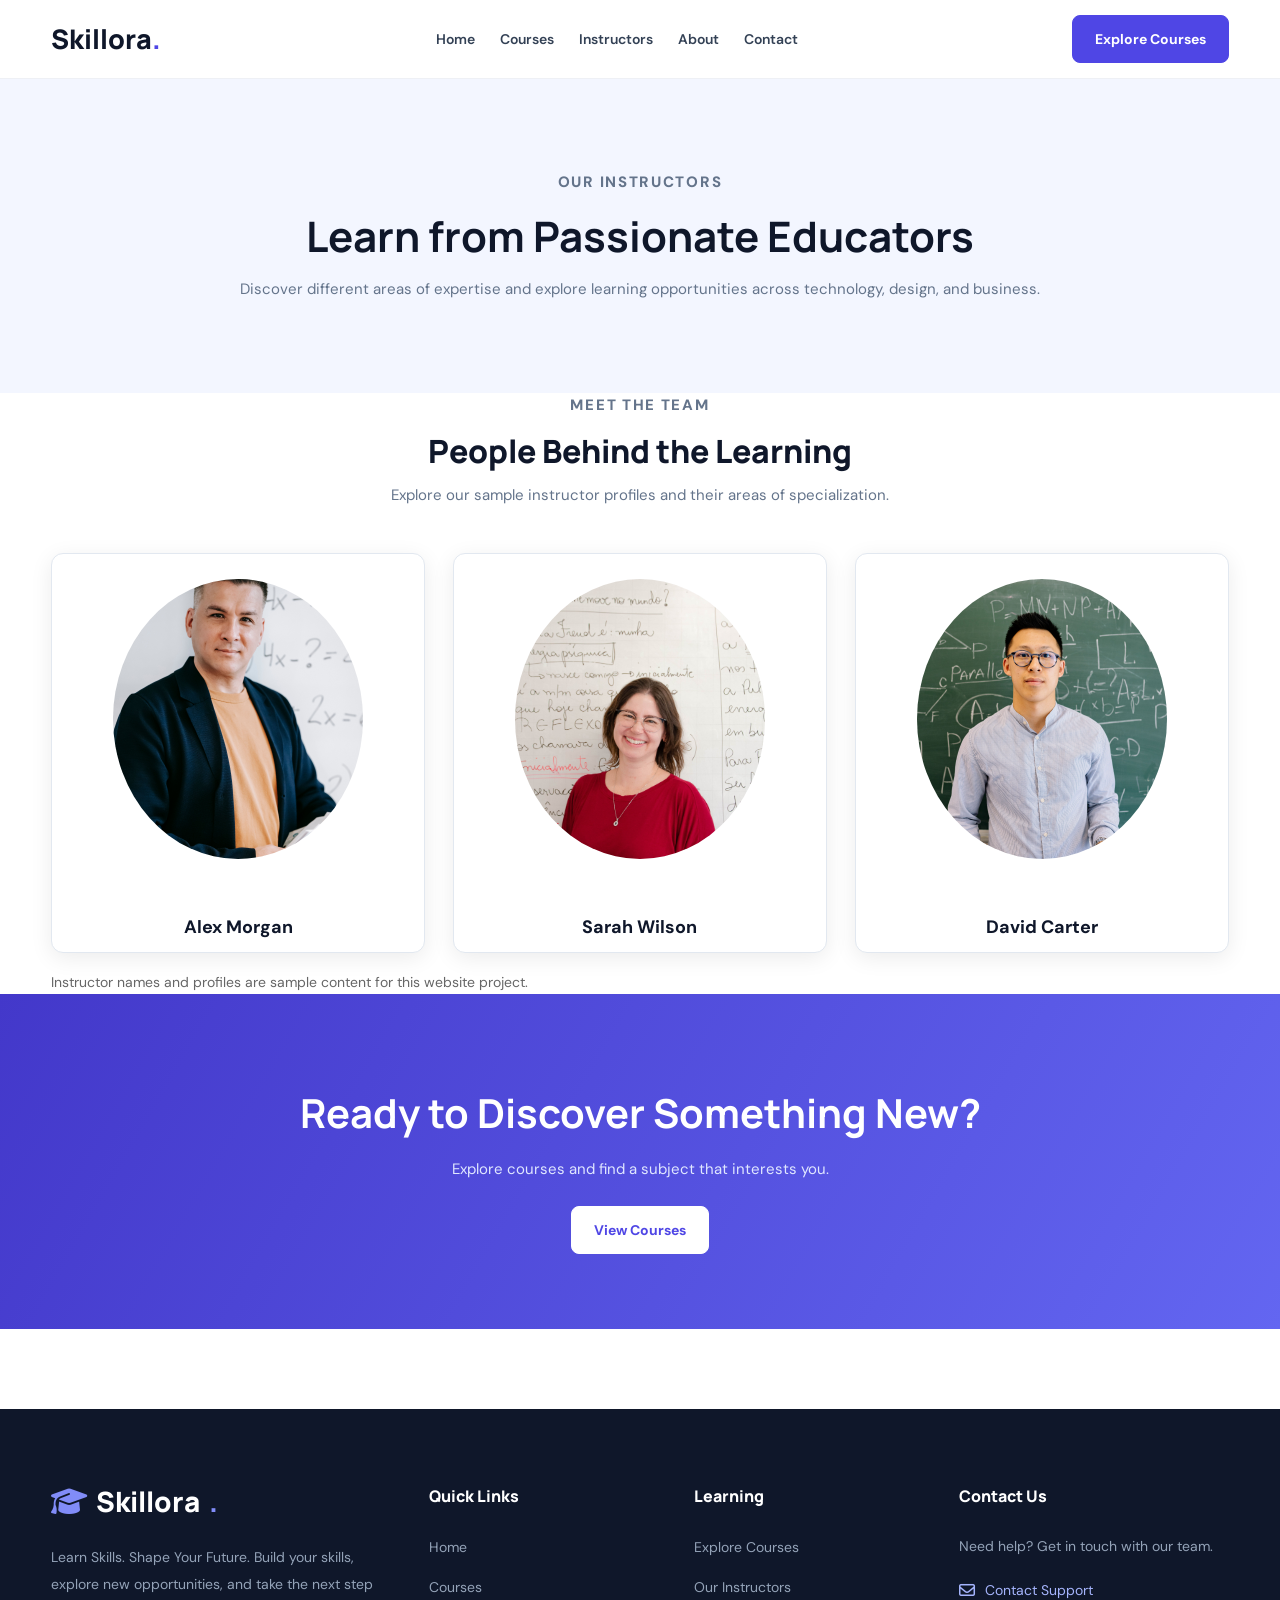
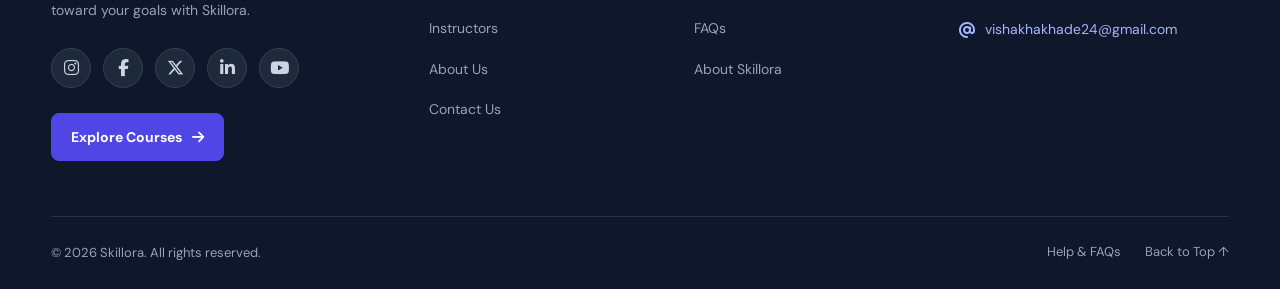
<file: pages/instructors.html>
<!doctype html>
<html lang="en">
  <head>
    <meta charset="UTF-8" />
    <meta name="viewport" content="width=device-width, initial-scale=1.0" />
    <title>Instructors | Skillora</title>
    <link rel="stylesheet" href="../style.css" />
    <link
      rel="stylesheet"
      href="https://cdnjs.cloudflare.com/ajax/libs/font-awesome/6.7.2/css/all.min.css"
    />
  </head>
  <body>
    <!-- Navbar -->
    <header class="navbar">
      <div class="nav-container">
        <a href="../index.html" class="logo"> Skillora<span>.</span> </a>

        <nav>
          <ul class="nav-links">
            <li><a href="../index.html">Home</a> </li>

            <li><a href="./courses.html">Courses</a> </li>

            <li><a href="./instructors.html">Instructors</a></li>

            <li><a href="./about.html">About</a></li>

            <li><a href="./contact.html">Contact</a></li>
          </ul>
        </nav>

        <a href="./courses.html" class="btn-primary"> Explore Courses </a>
      </div>
    </header>

    <!-- Hero -->
    <section class="page-hero">
      <div class="container">
        <p class="section-label">OUR INSTRUCTORS</p>
        <h1>Learn from Passionate Educators</h1>
        <p>
          Discover different areas of expertise and explore learning
          opportunities across technology, design, and business.
        </p>
      </div>
    </section>

    <!-- Instructor Cards -->
    <section class="instructors-section section-padding">
      <div class="container">
        <div class="section-heading">
          <p class="section-label">MEET THE TEAM</p>
          <h2>People Behind the Learning</h2>
          <p>
            Explore our sample instructor profiles and their areas of
            specialization.
          </p>
        </div>

        <div class="instructor-grid">
          <div class="instructor-card">
            <img
              src="../assets/instructor1.jpg"
              alt="Web development instructor"
            />

            <div class="instructor-content">
              <h3>Alex Morgan</h3>
              <p class="instructor-role">Web Development</p>
              <p>
                Focuses on website fundamentals, responsive layouts, and modern
                frontend development.
              </p>
              <a href="./courses.html" class="text-link"> Explore Courses </a>
            </div>
          </div>

          <div class="instructor-card">
            <img
              src="../assets/instructor2.jpg"
              alt="Data science instructor"
            />

            <div class="instructor-content">
              <h3>Sarah Wilson</h3>
              <p class="instructor-role">Data Science</p>
              <p>
                Explores data analysis, visualization, and problem-solving with
                data.
              </p>
              <a href="./courses.html" class="text-link"> Explore Courses </a>
            </div>
          </div>

          <div class="instructor-card">
            <img
              src="../assets/instructor3.jpg"
              alt="UI and UX design instructor"
            />

            <div class="instructor-content">
              <h3>David Carter</h3>
              <p class="instructor-role">UI/UX Design</p>
              <p>
                Covers interface design, usability, visual hierarchy, and
                user-centered thinking.
              </p>
              <a href="./courses.html" class="text-link"> Explore Courses </a>
            </div>
          </div>
        </div>

        <p class="demo-note">
          Instructor names and profiles are sample content for this website
          project.
        </p>
      </div>
    </section>

    <!-- CTA -->
    <section class="cta-section">
      <div class="container">
        <h2>Ready to Discover Something New?</h2>
        <p>Explore courses and find a subject that interests you.</p>
        <a href="./courses.html" class="btn btn-light">View Courses</a>
      </div>
    </section>

    <!-- Footer -->
    <footer class="site-footer" id="site-footer">
      <div class="footer-container">
        <!-- Brand and Social Media -->
        <div class="footer-brand">
          <a href="../index.html" class="footer-logo">
            <i class="fa-solid fa-graduation-cap"></i>
            Skillora<span>.</span>
          </a>

          <p class="footer-description">
            Learn Skills. Shape Your Future. Build your skills, explore new
            opportunities, and take the next step toward your goals with
            Skillora.
          </p>

          <div class="footer-socials">
            <a
              href="https://www.instagram.com/"
              target="_blank"
              rel="noopener noreferrer"
              aria-label="Instagram"
            >
              <i class="fa-brands fa-instagram"></i>
            </a>

            <a
              href="https://www.facebook.com/"
              target="_blank"
              rel="noopener noreferrer"
              aria-label="Facebook"
            >
              <i class="fa-brands fa-facebook-f"></i>
            </a>

            <a
              href="https://x.com/"
              target="_blank"
              rel="noopener noreferrer"
              aria-label="X"
            >
              <i class="fa-brands fa-x-twitter"></i>
            </a>

            <a
              href="https://www.linkedin.com/"
              target="_blank"
              rel="noopener noreferrer"
              aria-label="LinkedIn"
            >
              <i class="fa-brands fa-linkedin-in"></i>
            </a>

            <a
              href="https://www.youtube.com/"
              target="_blank"
              rel="noopener noreferrer"
              aria-label="YouTube"
            >
              <i class="fa-brands fa-youtube"></i>
            </a>
          </div>

          <a href="courses.html" class="footer-cta">
            Explore Courses <i class="fa-solid fa-arrow-right"></i>
          </a>
        </div>

        <!-- Quick Links -->
        <div class="footer-column">
          <h3>Quick Links</h3>

          <ul>
            <li><a href="../index.html">Home</a></li>
            <li><a href="courses.html">Courses</a></li>
            <li><a href="instructors.html">Instructors</a></li>
            <li><a href="about.html">About Us</a></li>
            <li><a href="contact.html">Contact Us</a></li>
          </ul>
        </div>

        <!-- Learning -->
        <div class="footer-column">
          <h3>Learning</h3>

          <ul>
            <li><a href="./courses.html">Explore Courses</a></li>
            <li><a href="./instructors.html">Our Instructors</a></li>
            <li><a href="./faq.html">FAQs</a></li>
            <li><a href="./about.html">About Skillora</a></li>
          </ul>
        </div>

        <!-- Contact -->
        <div class="footer-column footer-contact">
          <h3>Contact Us</h3>

          <p>Need help? Get in touch with our team.</p>

          <a href="./contact.html" class="footer-contact-link">
            <i class="fa-regular fa-envelope"></i>
            Contact Support
          </a>

          <!-- Replace with your real email -->
          <a href="mailto:vishakhakhade24@gmail.com" class="footer-email">
            <i class="fa-solid fa-at"></i>
            vishakhakhade24@gmail.com
          </a>
        </div>
      </div>

      <!-- Bottom Footer -->
      <div class="footer-bottom">
        <p>&copy; 2026 Skillora. All rights reserved.</p>

        <div class="footer-bottom-links">
          <a href="faq.html">Help & FAQs</a>
          <a href="#top">Back to Top ↑</a>
        </div>
      </div>
    </footer>
  </body>
</html>
</file>
<file: style.css>
@import url("https://fonts.googleapis.com/css2?family=DM+Sans:wght@400;500;600;700&family=Manrope:wght@400;500;600;700;800&display=swap");

/* Reset */

* {
  margin: 0;
  padding: 0;
  box-sizing: border-box;
}

html {
  scroll-behavior: smooth;
}

body {
  font-family: "DM Sans", sans-serif;
  color: #334155;
  background: #ffffff;
  line-height: 1.6;
}

a {
  text-decoration: none;
  color: inherit;
}

img {
  display: block;
  width: 100%;
}

:root {
  --primary: #4f46e5;
  --primary-dark: #3730a3;
  --dark: #0f172a;
  --text: #334155;
  --muted: #64748b;
  --bg: #f8fafc;
  --border: #e2e8f0;
  --white: #ffffff;
  --accent: #f59e0b;
}

.container {
  width: min(1180px, 92%);
  margin: 0 auto;
}

/* Navbar */
.navbar {
  width: 100%;
  background: #ffffff;
  border-bottom: 1px solid #eef0f5;
  position: sticky;
  top: 0;
  z-index: 1000;
}

.nav-container {
  width: min(1180px, 92%);
  min-height: 78px;
  margin: 0 auto;
  display: flex;
  align-items: center;
  justify-content: space-between;
  gap: 30px;
}

/* Logo */

.logo {
  font-family: "Manrope", sans-serif;
  font-size: 27px;
  font-weight: 800;
  color: #0f172a;
  white-space: nowrap;
  text-decoration: none;
}

.logo span {
  color: #4f46e5;
}

/* Navigation Links */

.nav-links {
  display: flex;
  align-items: center;
  justify-content: center;
  gap: 25px;
  list-style: none;
  margin: 0;
  padding: 0;
}

.nav-links li {
  list-style: none;
}

.nav-links a {
  color: #334155;
  font-size: 14px;
  font-weight: 600;
  text-decoration: none;
  white-space: nowrap;
  transition: color 0.3s ease;
}

.nav-links a:hover,
.nav-links a.active {
  color: #4f46e5;
}

/* Explore Courses Button */

.nav-container .btn-primary {
  display: inline-block;
  padding: 12px 22px;
  background: #4f46e5;
  color: #ffffff;
  border: 1px solid #4f46e5;
  border-radius: 8px;
  font-size: 14px;
  font-weight: 700;
  text-decoration: none;
  white-space: nowrap;
  transition: 0.25s ease;
}

.nav-container .btn-primary:hover {
  background: #3730a3;
  border-color: #3730a3;
  transform: translateY(-2px);
}

/* Tablet Responsive */

@media (max-width: 1000px) {
  .nav-container {
    flex-wrap: wrap;
    justify-content: center;
    padding: 15px 0;
    gap: 18px;
  }

  .nav-links {
    flex-wrap: wrap;
    justify-content: center;
    gap: 15px 20px;
  }
}

/* Mobile Responsive */

@media (max-width: 600px) {
  .nav-container {
    flex-direction: column;
    gap: 15px;
    padding: 18px 0;
  }

  .logo {
    font-size: 25px;
  }

  .nav-links {
    gap: 12px 16px;
  }

  .nav-links a {
    font-size: 13px;
  }

  .nav-container .btn-primary {
    padding: 10px 18px;
    font-size: 13px;
  }
}
/* Buttons */

.btn {
  display: inline-block;
  padding: 12px 22px;
  background: var(--primary);
  color: #ffffff;
  border: 1px solid var(--primary);
  border-radius: 8px;
  font-weight: 700;
  font-size: 14px;
  transition: 0.25s;
}

.btn:hover {
  background: var(--primary-dark);
  border-color: var(--primary-dark);
  transform: translateY(-2px);
}

.btn-outline {
  background: transparent;
  border-color: var(--border);
  color: var(--dark);
}

.btn-outline:hover {
  background: #f1f5f9;
  border-color: #cbd5e1;
  color: var(--dark);
}

.btn-light {
  background: #ffffff;
  border-color: #ffffff;
  color: var(--primary);
}

.btn-light:hover {
  background: #eef2ff;
  border-color: #eef2ff;
  color: var(--primary-dark);
}

.nav-btn {
  white-space: nowrap;
}

/* Hero */

.hero {
  padding: 75px 0;
  background: linear-gradient(120deg, #f5f3ff 0%, #ffffff 65%, #eef2ff 100%);
  overflow: hidden;
}

.hero-content {
  display: grid;
  grid-template-columns: 1.1fr 0.9fr;
  align-items: center;
  gap: 55px;
}

.hero-text {
  max-width: 650px;
}

.hero-label,
.section-label,
.subtitle {
  color: var(--primary);
  font-size: 12px;
  font-weight: 800;
  letter-spacing: 1.7px;
}

.hero h1 {
  font-family: "Manrope", sans-serif;
  font-size: clamp(38px, 4.5vw, 58px);
  font-weight: 800;
  line-height: 1.15;
  color: var(--dark);
  margin: 20px 0;
}

.hero h1 span {
  color: var(--primary);
}

.hero-text > p {
  font-size: 16px;
  color: var(--muted);
  max-width: 540px;
  margin-bottom: 28px;
}

.hero-buttons {
  display: flex;
  flex-wrap: wrap;
  gap: 12px;
}

.hero-image {
  position: relative;
}

.hero-image > img {
  height: 440px;
  object-fit: cover;
  border-radius: 24px;
  box-shadow: 0 25px 60px rgba(79, 70, 229, 0.16);
}

.floating-card {
  position: absolute;
  bottom: 25px;
  left: -30px;
  display: flex;
  align-items: center;
  gap: 13px;
  padding: 16px 20px;
  background: #ffffff;
  border-radius: 14px;
  box-shadow: 0 12px 35px rgba(15, 23, 42, 0.12);
}

.floating-icon {
  width: 40px;
  height: 40px;
  display: grid;
  place-items: center;
  border-radius: 12px;
  background: #dcfce7;
  color: #15803d;
  font-weight: 800;
}

.floating-card h4 {
  color: var(--dark);
  font-size: 14px;
}

.floating-card p {
  color: var(--muted);
  font-size: 12px;
}

.hero-stats {
  display: flex;
  flex-wrap: wrap;
  gap: 35px;
  margin-top: 38px;
}

.hero-stats h3 {
  font-family: "Manrope", sans-serif;
  color: var(--dark);
  font-size: 24px;
}

.hero-stats p {
  color: var(--muted);
  font-size: 12px;
}

/* Sections */

.section {
  padding: 85px 0;
}

.light-bg {
  background: var(--bg);
}

.section-heading {
  text-align: center;
  margin-bottom: 42px;
}

.section-heading h2,
.about-content h2 {
  font-family: "Manrope", sans-serif;
  color: var(--dark);
  font-size: clamp(27px, 3vw, 36px);
  font-weight: 800;
  line-height: 1.25;
  margin: 10px 0;
}

.section-heading > p {
  color: var(--muted);
  font-size: 15px;
}

.center-button {
  text-align: center;
  margin-top: 38px;
}

/* Categories */

.category-grid {
  display: grid;
  grid-template-columns: repeat(4, 1fr);
  gap: 22px;
}

.category-card {
  padding: 25px;
  background: #ffffff;
  border: 1px solid var(--border);
  border-radius: 16px;
  transition: 0.25s;
}

.category-card:hover {
  transform: translateY(-5px);
  box-shadow: 0 15px 35px rgba(15, 23, 42, 0.08);
  border-color: #c7d2fe;
}

.category-icon {
  width: 52px;
  height: 52px;
  display: grid;
  place-items: center;
  border-radius: 14px;
  font-weight: 800;
  margin-bottom: 20px;
}

.purple {
  color: #4f46e5;
  background: #eef2ff;
}

.orange {
  color: #c2410c;
  background: #ffedd5;
}

.green {
  color: #15803d;
  background: #dcfce7;
}

.blue {
  color: #0369a1;
  background: #e0f2fe;
}

.category-card h3 {
  color: var(--dark);
  font-size: 17px;
  margin-bottom: 8px;
}

.category-card p {
  font-size: 13px;
  color: var(--muted);
  margin-bottom: 17px;
}

.text-link {
  color: var(--primary);
  font-size: 13px;
  font-weight: 700;
}

/* Course Cards */

.course-grid {
  display: grid;
  grid-template-columns: repeat(3, 1fr);
  gap: 25px;
}

.course-card {
  overflow: hidden;
  border: 1px solid var(--border);
  border-radius: 18px;
  background: #ffffff;
  transition: 0.25s;
}

.course-card:hover {
  transform: translateY(-5px);
  box-shadow: 0 18px 40px rgba(15, 23, 42, 0.1);
}

.course-card > img {
  height: 220px;
  object-fit: cover;
}

.course-content {
  padding: 22px;
}

.course-tag {
  display: inline-block;
  background: #eef2ff;
  color: var(--primary);
  border-radius: 5px;
  padding: 5px 9px;
  font-size: 11px;
  font-weight: 700;
}

.course-content > h3 {
  color: var(--dark);
  font-family: "Manrope", sans-serif;
  font-size: 19px;
  margin: 13px 0 8px;
}

.course-content > p {
  color: var(--muted);
  font-size: 13px;
  min-height: 63px;
}

.course-meta {
  display: flex;
  justify-content: space-between;
  gap: 10px;
  margin-top: 18px;
  padding-bottom: 15px;
  border-bottom: 1px solid var(--border);
  font-size: 12px;
  color: var(--muted);
}

.course-bottom {
  display: flex;
  justify-content: space-between;
  align-items: center;
  gap: 10px;
  padding-top: 15px;
}

.course-bottom h3 {
  color: var(--dark);
  font-size: 20px;
}

.course-bottom a {
  color: var(--primary);
  font-size: 12px;
  font-weight: 700;
}

/* About */

.about-grid {
  display: grid;
  grid-template-columns: 1fr 1fr;
  align-items: center;
  gap: 55px;
}

.about-image img {
  height: 440px;
  object-fit: cover;
  border-radius: 22px;
}

.about-content > p {
  color: var(--muted);
  font-size: 14px;
  margin: 15px 0;
}

.benefit {
  display: flex;
  align-items: flex-start;
  gap: 14px;
  margin: 22px 0;
}

.benefit-check {
  flex-shrink: 0;
  width: 28px;
  height: 28px;
  display: grid;
  place-items: center;
  background: #dcfce7;
  color: #15803d;
  border-radius: 50%;
  font-weight: 800;
}

.benefit h3 {
  color: var(--dark);
  font-size: 15px;
  margin-bottom: 4px;
}

.benefit p {
  color: var(--muted);
  font-size: 13px;
}

/* Instructors */

.instructor-grid {
  display: grid;
  grid-template-columns: repeat(3, 1fr);
  gap: 25px;
}

.instructor-card {
  height: 400px;
  text-align: center;
  background: #ffffff;
  padding: 25px;
  border: 1px solid var(--border);
  border-radius: 17px;
  transition: 0.25s;
}

.instructor-card:hover {
  transform: translateY(-4px);
  box-shadow: 0 12px 30px rgba(15, 23, 42, 0.08);
}

.instructor-card h3 {
  color: var(--dark);
  font-size: 18px;
}

.instructor-card p {
  color: var(--muted);
  font-size: 13px;
  margin-top: 5px;
}

/* CTA */

.cta-section {
  padding: 75px 0;
  text-align: center;
  background: linear-gradient(120deg, #4338ca, #6366f1);
  color: #ffffff;
}

.cta-section .section-label {
  color: #e0e7ff;
}

.cta-section h2 {
  font-family: "Manrope", sans-serif;
  font-size: clamp(28px, 4vw, 40px);
  margin: 12px 0;
}

.cta-section p {
  max-width: 620px;
  margin: 0 auto 25px;
  color: #e0e7ff;
  font-size: 15px;
}

/* Footer */

/* =====================================
   SKILLORA FOOTER
===================================== */

.site-footer {
  width: 100%;
  margin-top: 80px;
  padding-top: 70px;
  background: #0f172a;
  color: #cbd5e1;
  font-family: "DM Sans", sans-serif;
}

/* Main Footer Layout */

.footer-container {
  width: min(1180px, 92%);
  margin: 0 auto;
  padding-bottom: 55px;

  display: grid;
  grid-template-columns: 1.5fr 1fr 1fr 1.2fr;
  gap: 40px;
}

/* Logo */

.footer-logo {
  display: inline-flex;
  align-items: center;
  gap: 9px;

  margin-bottom: 20px;

  color: #ffffff;
  font-family: "Manrope", sans-serif;
  font-size: 28px;
  font-weight: 800;
  text-decoration: none;
}

.footer-logo > i {
  color: #818cf8;
  font-size: 29px;
}

.footer-logo span {
  color: #818cf8;
}

/* Description */

.footer-description {
  max-width: 330px;
  margin-bottom: 24px;

  color: #94a3b8;
  font-size: 14px;
  line-height: 1.9;
}

/* Social Media Icons */

.footer-socials {
  display: flex;
  align-items: center;
  flex-wrap: wrap;
  gap: 12px;
  margin-bottom: 25px;
}

.footer-socials a {
  width: 40px;
  height: 40px;

  display: inline-flex;
  align-items: center;
  justify-content: center;

  background: #1e293b;
  border: 1px solid #334155;
  border-radius: 50%;

  color: #cbd5e1;
  font-size: 17px;
  text-decoration: none;

  transition: 0.3s ease;
}

.footer-socials a:hover {
  background: #4f46e5;
  border-color: #4f46e5;
  color: #ffffff;
  transform: translateY(-4px);
}

/* Explore Courses Button */

.footer-cta {
  display: inline-flex;
  align-items: center;
  gap: 10px;

  padding: 12px 19px;

  background: #4f46e5;
  border: 1px solid #4f46e5;
  border-radius: 8px;

  color: #ffffff;
  font-size: 14px;
  font-weight: 700;
  text-decoration: none;

  transition: 0.3s ease;
}

.footer-cta:hover {
  background: #3730a3;
  border-color: #3730a3;
  transform: translateY(-2px);
}

/* Footer Columns */

.footer-column h3 {
  margin: 5px 0 24px;

  color: #ffffff;
  font-family: "Manrope", sans-serif;
  font-size: 16px;
  font-weight: 800;
}

.footer-column ul {
  display: flex;
  flex-direction: column;
  gap: 15px;

  margin: 0;
  padding: 0;
  list-style: none;
}

.footer-column li {
  margin: 0;
  padding: 0;
}

.footer-column ul a {
  color: #94a3b8;
  font-size: 14px;
  text-decoration: none;

  transition: 0.25s ease;
}

.footer-column ul a:hover {
  padding-left: 5px;
  color: #a5b4fc;
}

/* Contact Links */

.footer-contact p {
  margin-bottom: 20px;

  color: #94a3b8;
  font-size: 14px;
  line-height: 1.8;
}

.footer-column .footer-contact-link,
.footer-column .footer-email {
  display: flex;
  align-items: center;
  gap: 10px;

  margin-bottom: 17px;

  color: #a5b4fc;
  font-size: 14px;
  text-decoration: none;

  overflow-wrap: anywhere;
  transition: 0.25s ease;
}

.footer-column .footer-contact-link:hover,
.footer-column .footer-email:hover {
  color: #ffffff;
}

.footer-contact-link i,
.footer-email i {
  font-size: 16px;
}

/* Footer Bottom */

.footer-bottom {
  width: min(1180px, 92%);
  margin: 0 auto;
  padding: 24px 0;

  border-top: 1px solid #263247;

  display: flex;
  align-items: center;
  justify-content: space-between;
  gap: 20px;
}

.footer-bottom p {
  margin: 0;
  color: #94a3b8;
  font-size: 13px;
  line-height: 1.8;
}

.footer-bottom-links {
  display: flex;
  align-items: center;
  flex-wrap: wrap;
  gap: 24px;
}

.footer-bottom-links a {
  color: #94a3b8;
  font-size: 13px;
  text-decoration: none;
  transition: color 0.25s ease;
}

.footer-bottom-links a:hover {
  color: #a5b4fc;
}

/* =====================================
   TABLET RESPONSIVE
===================================== */

@media (max-width: 950px) {
  .footer-container {
    grid-template-columns: 1fr 1fr;
    gap: 40px;
  }
}

/* =====================================
   MOBILE RESPONSIVE
===================================== */

@media (max-width: 600px) {
  .site-footer {
    margin-top: 55px;
    padding-top: 45px;
  }

  .footer-container {
    width: 88%;
    grid-template-columns: 1fr;
    gap: 35px;
    padding-bottom: 35px;
  }

  .footer-logo {
    font-size: 26px;
  }

  .footer-description {
    font-size: 14px;
  }

  .footer-column h3 {
    margin-bottom: 18px;
  }

  .footer-column ul {
    gap: 13px;
  }

  .footer-bottom {
    width: 88%;
    flex-direction: column;
    align-items: flex-start;
    gap: 14px;
  }

  .footer-bottom-links {
    justify-content: flex-start;
    gap: 18px;
  }
}
/* Inner Page Hero */

.page-hero {
  padding: 90px 0;
  background: linear-gradient(120deg, #f5f3ff, #eef2ff);
  text-align: center;
}

.page-hero h1 {
  font-family: "Manrope", sans-serif;
  font-size: clamp(34px, 5vw, 48px);
  line-height: 1.2;
  color: var(--dark);
  margin: 12px 0;
}

.page-hero p {
  color: var(--muted);
  font-size: 15px;
}

/* Forms */

.contact-grid {
  display: grid;
  grid-template-columns: 0.8fr 1.2fr;
  gap: 35px;
}

.contact-info,
.contact-form {
  padding: 30px;
  background: #ffffff;
  border: 1px solid var(--border);
  border-radius: 16px;
}

.contact-info h2,
.contact-form h2 {
  color: var(--dark);
  font-family: "Manrope", sans-serif;
  margin-bottom: 15px;
}

.contact-info p {
  color: var(--muted);
  font-size: 14px;
  margin-bottom: 15px;
}

.contact-form label {
  display: block;
  color: var(--dark);
  font-size: 13px;
  font-weight: 700;
  margin: 15px 0 6px;
}

.contact-form input,
.contact-form select,
.contact-form textarea {
  display: block;
  width: 100%;
  padding: 12px;
  border: 1px solid #cbd5e1;
  border-radius: 8px;
  font: inherit;
  font-size: 14px;
  outline: none;
}

.contact-form input:focus,
.contact-form select:focus,
.contact-form textarea:focus {
  border-color: var(--primary);
  box-shadow: 0 0 0 3px #4f46e51a;
}

.contact-form textarea {
  min-height: 140px;
  resize: vertical;
}

.contact-form button {
  margin-top: 20px;
  cursor: pointer;
}

/* FAQ */

.faq-list {
  max-width: 850px;
  margin: 0 auto;
}

.faq-list details {
  padding: 20px;
  border: 1px solid var(--border);
  border-radius: 12px;
  background: #ffffff;
  margin-bottom: 14px;
}

.faq-list summary {
  color: var(--dark);
  font-weight: 700;
  cursor: pointer;
}

.faq-list details p {
  color: var(--muted);
  font-size: 14px;
  margin-top: 12px;
}

/* Responsive */

@media (max-width: 1000px) {
  .nav-content {
    flex-wrap: wrap;
    justify-content: center;
    padding: 15px 0;
  }

  .nav-links {
    justify-content: center;
    gap: 15px;
  }

  .category-grid {
    grid-template-columns: repeat(2, 1fr);
  }

  .hero-content {
    gap: 30px;
  }

  .hero-image > img {
    height: 370px;
  }

  .footer-grid {
    grid-template-columns: repeat(2, 1fr);
  }
}

@media (max-width: 700px) {
  .nav-content {
    flex-direction: column;
    gap: 14px;
  }

  .nav-links {
    gap: 10px 16px;
    font-size: 13px;
  }

  .nav-btn {
    display: none;
  }

  .hero {
    padding: 55px 0;
  }

  .hero-content,
  .about-grid,
  .contact-grid {
    grid-template-columns: 1fr;
  }

  .hero h1 {
    font-size: 39px;
  }

  .hero-image > img {
    height: 320px;
  }

  .floating-card {
    left: 10px;
    bottom: 12px;
  }

  .hero-stats {
    gap: 22px;
  }

  .section {
    padding: 60px 0;
  }

  .section-heading {
    margin-bottom: 30px;
  }

  .category-grid,
  .course-grid,
  .instructor-grid {
    grid-template-columns: 1fr;
  }

  .about-image img {
    height: 320px;
  }

  .footer-grid {
    grid-template-columns: 1fr;
    gap: 30px;
  }

  .copyright {
    flex-direction: column;
  }

  .page-hero {
    padding: 65px 0;
  }
}

@media (max-width: 400px) {
  .hero h1 {
    font-size: 33px;
  }

  .hero-buttons {
    flex-direction: column;
    align-items: flex-start;
  }

  .hero-stats {
    gap: 15px;
  }

  .category-grid {
    grid-template-columns: 1fr;
  }

  .contact-info,
  .contact-form {
    padding: 20px;
  }
}
/* General Inner Page Hero */
.page-hero {
  padding: 90px 20px;
  text-align: center;
  background: #f3f6ff;
}

.page-hero .container {
  max-width: 800px;
  margin: 0 auto;
}

.page-hero h1 {
  font-size: 42px;
  margin: 15px 0;
}

.page-hero p {
  line-height: 1.8;
}

/* Section Headings */
.section-heading {
  text-align: center;
  margin-bottom: 45px;
}

.section-heading h2 {
  font-size: 32px;
  margin: 12px 0;
}

.section-heading p {
  line-height: 1.7;
}

/* Course Cards */
.course-grid,
.instructor-grid {
  display: grid;
  grid-template-columns: repeat(3, minmax(0, 1fr));
  gap: 28px;
}

.course-card,
.instructor-card {
  background: #ffffff;
  border-radius: 12px;
  overflow: hidden;
  box-shadow: 0 5px 22px rgba(0, 0, 0, 0.08);
}

.course-card img,
.instructor-card img {
  width: 100%;
  height: 220px;
  object-fit: cover;
  display: block;
}

.course-content,
.instructor-content {
  padding: 22px;
}

.course-content h3,
.instructor-content h3 {
  margin: 12px 0;
}

.course-content p,
.instructor-content p {
  line-height: 1.7;
}

.course-category,
.instructor-role {
  color: #5b63d3;
  font-weight: 600;
}

.course-footer {
  display: flex;
  justify-content: space-between;
  align-items: center;
  margin-top: 20px;
  gap: 10px;
}

.course-price {
  font-size: 20px;
  font-weight: 700;
}

/* About Page */
.about-container {
  display: grid;
  grid-template-columns: repeat(2, minmax(0, 1fr));
  align-items: center;
  gap: 45px;
}

.about-image img {
  width: 100%;
  min-height: 300px;
  max-height: 450px;
  object-fit: cover;
  border-radius: 14px;
}

.about-content h2,
.contact-info h2 {
  font-size: 32px;
  margin: 15px 0;
}

.about-content p,
.contact-info > p {
  line-height: 1.8;
  margin-bottom: 20px;
}

/* Feature Cards */
.features-grid {
  display: grid;
  grid-template-columns: repeat(3, minmax(0, 1fr));
  gap: 25px;
}

.feature-card {
  padding: 28px;
  border-radius: 12px;
  background: #ffffff;
  box-shadow: 0 5px 22px rgba(0, 0, 0, 0.07);
}

.feature-icon {
  font-size: 24px;
  font-weight: 700;
  color: #5b63d3;
  margin-bottom: 15px;
}

.feature-card p {
  line-height: 1.7;
}

/* Contact Page */
.contact-container {
  display: grid;
  grid-template-columns: 0.9fr 1.1fr;
  gap: 50px;
  align-items: start;
}

.contact-detail {
  margin-top: 28px;
}

.contact-detail h3 {
  margin-bottom: 8px;
}

.contact-detail p {
  line-height: 1.7;
}

.contact-form-wrapper {
  padding: 30px;
  border-radius: 14px;
  background: #ffffff;
  box-shadow: 0 5px 25px rgba(0, 0, 0, 0.08);
}

.contact-form-wrapper h2 {
  margin-bottom: 25px;
}

.form-group {
  margin-bottom: 20px;
}

.form-group label {
  display: block;
  margin-bottom: 8px;
  font-weight: 600;
}

.form-group input,
.form-group textarea {
  width: 100%;
  padding: 13px 14px;
  border: 1px solid #d8dce5;
  border-radius: 7px;
  font: inherit;
  box-sizing: border-box;
}

.form-group textarea {
  resize: vertical;
}

.form-group input:focus,
.form-group textarea:focus {
  outline: 2px solid #777ee8;
  border-color: transparent;
}

.contact-form button {
  border: none;
  cursor: pointer;
}

.form-note,
.demo-note {
  margin-top: 18px;
  font-size: 14px;
  line-height: 1.6;
  color: #666666;
}

/* FAQ Page */
.faq-container {
  max-width: 850px;
  margin: 0 auto;
}

.faq-list {
  display: flex;
  flex-direction: column;
  gap: 16px;
}

.faq-item {
  padding: 22px 25px;
  border: 1px solid #e2e5ee;
  border-radius: 10px;
  background: #ffffff;
}

.faq-item summary {
  cursor: pointer;
  font-size: 18px;
  font-weight: 600;
  line-height: 1.6;
}

.faq-item p {
  line-height: 1.8;
  margin-top: 15px;
}

.faq-contact {
  margin-top: 45px;
  padding: 30px;
  text-align: center;
  background: #f3f6ff;
  border-radius: 12px;
}

.faq-contact h3 {
  margin-bottom: 12px;
}

.faq-contact p {
  margin-bottom: 20px;
}

/* Text Links */
.text-link {
  display: inline-block;
  margin-top: 12px;
  color: #5b63d3;
  font-weight: 600;
  text-decoration: none;
}

.text-link:hover {
  text-decoration: underline;
}

/* Responsive Design */
@media (max-width: 900px) {
  .course-grid,
  .instructor-grid,
  .features-grid {
    grid-template-columns: repeat(2, minmax(0, 1fr));
  }

  .about-container,
  .contact-container {
    grid-template-columns: 1fr;
  }

  .page-hero h1 {
    font-size: 34px;
  }
}

@media (max-width: 600px) {
  .course-grid,
  .instructor-grid,
  .features-grid {
    grid-template-columns: 1fr;
  }

  .page-hero {
    padding: 65px 18px;
  }

  .page-hero h1 {
    font-size: 29px;
  }

  .section-heading h2,
  .about-content h2,
  .contact-info h2 {
    font-size: 26px;
  }

  .contact-form-wrapper {
    padding: 22px;
  }

  .faq-item {
    padding: 18px;
  }
}
/* Fix Instructor Images - Perfect Circle */
.instructor-card img {
  width: 250px !important;
  height: 280px !important;
  aspect-ratio: 1 / 1;
  object-fit: cover;
  border-radius: 50% !important;
  display: block;
  margin: 0 auto 20px;
}
</file>
